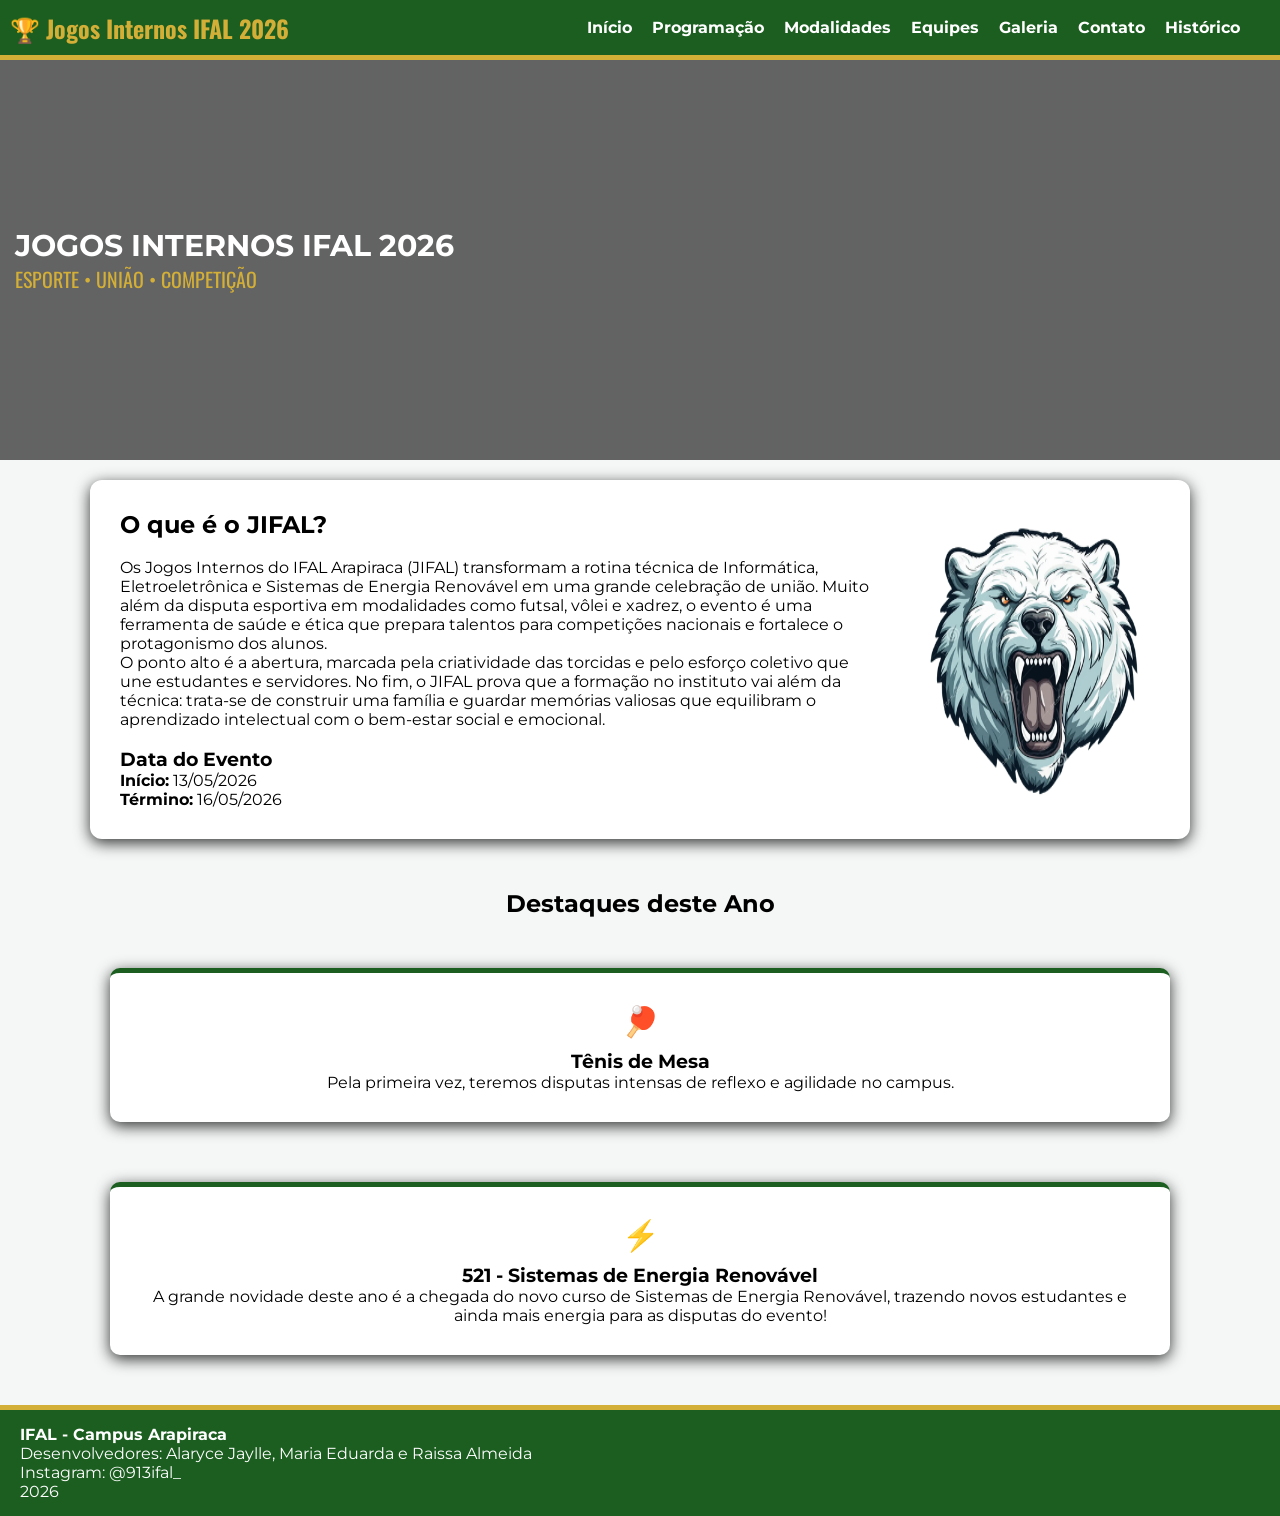
<file: index.html>
<!DOCTYPE html>
<html lang="pt-BR">
<head>
    <meta charset="UTF-8">
    <meta name="viewport" content="width=device-width, initial-scale=1.0">
    <title>Jogos Internos IFAL 2026</title>

    <!--Conecção com style-->
    <link rel="stylesheet" href="style_index.css">

    <!--Fontes-->
    <link rel="preconnect" href="https://fonts.googleapis.com">
    <link rel="preconnect" href="https://fonts.gstatic.com" crossorigin>
    <link href="https://fonts.googleapis.com/css2?family=Montserrat:wght@400;700&family=Oswald:wght@600&display=swap" rel="stylesheet">
</head>
<body>
    <header class="cabecalho">
        <div class="logo">🏆 Jogos Internos IFAL 2026</div>        

        <!--Barra de navegação entre as telas-->
        <nav class="menu">
            <a href="index.html">Início</a>
            <a href="programacao.html">Programação</a>
            <a href="modalidades.html">Modalidades</a>
            <a href="equipes.html">Equipes</a>
            <a href="galeria.html">Galeria</a>
            <a href="contato.html">Contato</a>
            <a href="historico.html">Histórico</a>
        </nav>
    </header>

    <!--Seção que apresenta a imagem de abertura-->
    <section class="banner" id="Home">
        <h1>JOGOS INTERNOS IFAL 2026</h1>
        <p>ESPORTE • UNIÃO • COMPETIÇÃO</p>
    </section>

    <!--Conteúdo central da página-->
    <main class="main-content">        

        <!--Conteúdo independente-->
        <article class="resumo" id="resumo">
            <div class="texto">
                <h2>O que é o JIFAL?</h2>         
                <br>       
                <p>
                    Os Jogos Internos do IFAL Arapiraca (JIFAL) transformam a rotina técnica de Informática, 
                    Eletroeletrônica e Sistemas de Energia Renovável em uma grande celebração de união. Muito além da disputa esportiva em modalidades 
                    como futsal, vôlei e xadrez, o evento é uma ferramenta de saúde e ética que prepara talentos para competições 
                    nacionais e fortalece o protagonismo dos alunos.
                </p>
                <p>
                    O ponto alto é a abertura, marcada pela criatividade das torcidas e pelo esforço coletivo que une estudantes e servidores. 
                    No fim, o JIFAL prova que a formação no instituto vai além da técnica: trata-se de construir uma família e guardar memórias 
                    valiosas que equilibram o aprendizado intelectual com o bem-estar social e emocional.
                </p>

                <br>
                <h3>Data do Evento</h3>
                <p><strong>Início:</strong> 13/05/2026</p>
                <p><strong>Término:</strong> 16/05/2026</p> 
            </div>                        
            
            <!--Imagem armazenada na pasta 'imagens'-->
            <img src="imagens/urso.png"> 
        </article>              

        <!--Seção destinada as novidades-->
        <section id="destaques">
            <h2 class="titulo-sessao">Destaques deste Ano</h2>
            <div class="destaques-container">
                <div class="destaque-card">                    
                    <h3><span class="icon">🏓</span> Tênis de Mesa</h3> <!--'span': estilização isolada do ícone-->
                    <p>Pela primeira vez, teremos disputas intensas de reflexo e agilidade no campus.</p>
                </div>
                <div class="destaque-card equipe">                    
                    <h3><span class="icon">⚡</span> 521 - Sistemas de Energia Renovável</h3>
                    <p>A grande novidade deste ano é a chegada do novo curso de Sistemas de Energia Renovável, trazendo novos estudantes e ainda mais energia para as disputas do evento!</p>
                </div>
            </div>
        </section>
    </main-class>    

    <footer class="footer"> 
        <p><strong>IFAL - Campus Arapiraca</strong></p>   
        <p>Desenvolvedores: Alaryce Jaylle, Maria Eduarda e Raissa Almeida</p>                        
        <p>Instagram: @913ifal_</p>   
        <p>2026</p>                                  
    </footer>
</body>
</html>
</file>
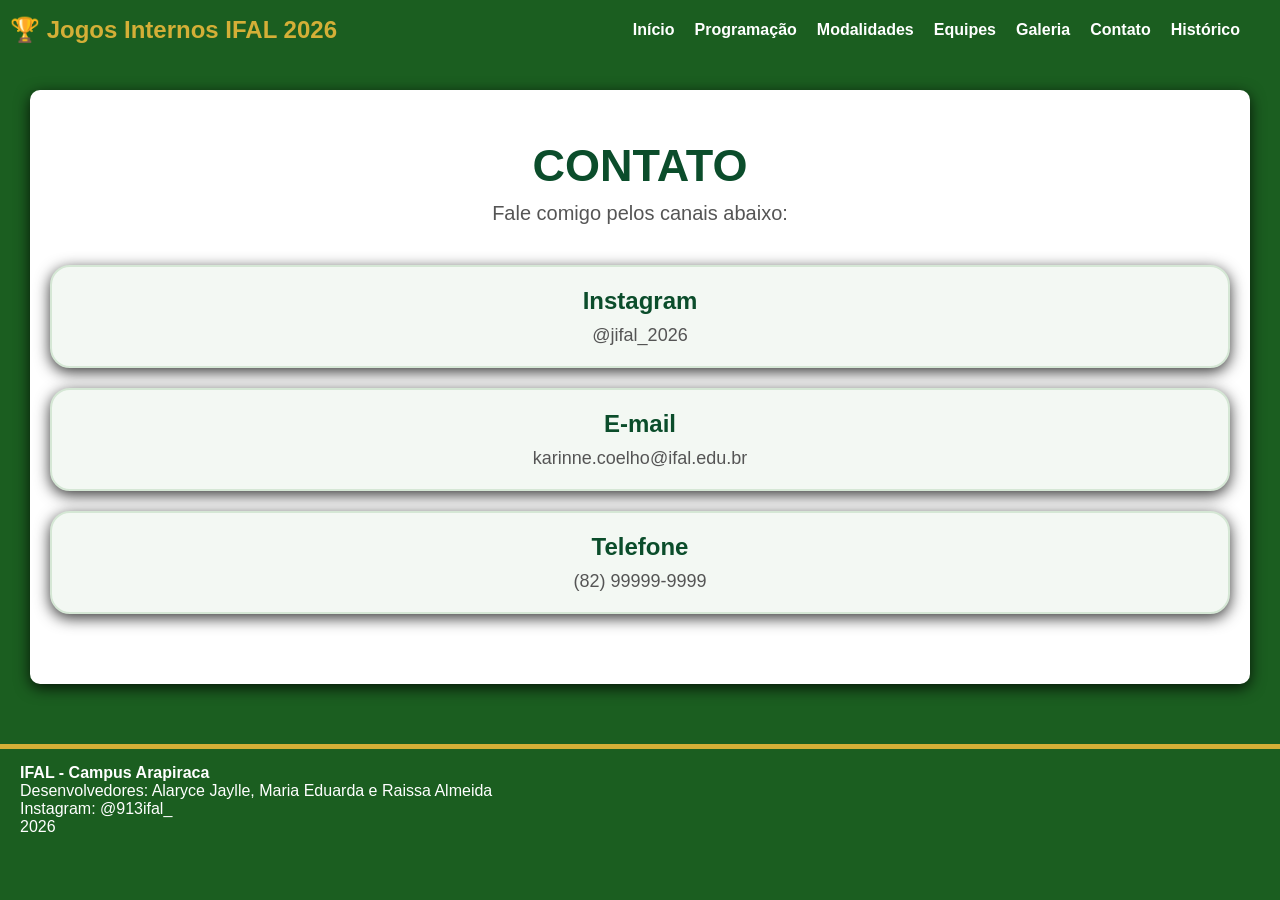
<file: contato.html>
<!DOCTYPE html>
<html lang="pt-br">
<head>
    <meta charset="UTF-8">
    <meta name="viewport" content="width=device-width, initial-scale=1.0">
    <title>Tela de Contato</title>
    
    <link rel="stylesheet" href="style_contato.css">
    <link rel="stylesheet" href="style_index.css"> 
    <link rel="stylesheet" href="style_modalidades.css">
</head>

<body>
    <header class="cabecalho_m">
        <div class="logo_m">🏆 Jogos Internos IFAL 2026</div>        
        
        <!--Barra de navegação entre as telas-->
        <nav class="menu_m">
            <a href="index.html">Início</a>
            <a href="programacao.html">Programação</a>
            <a href="modalidades.html">Modalidades</a>
            <a href="equipes.html">Equipes</a>
            <a href="galeria.html">Galeria</a>
            <a href="contato.html">Contato</a>
            <a href="historico.html">Histórico</a>
        </nav>
    </header>

    <main class="main-content">
        <div class="container">

            <h1>CONTATO</h1>

            <p class="texto">
                Fale comigo pelos canais abaixo:
            </p>

            <div class="contato">
                <h2>Instagram</h2>
                <p>@jifal_2026</p>
            </div>

            <div class="contato">
                <h2>E-mail</h2>
                <p>karinne.coelho@ifal.edu.br</p>
            </div>

            <div class="contato">
                <h2>Telefone</h2>
                <p>(82) 99999-9999</p>
            </div>
        </div>
    </main>
    
    <footer class="footer"> 
        <p><strong>IFAL - Campus Arapiraca</strong></p>   
        <p>Desenvolvedores: Alaryce Jaylle, Maria Eduarda e Raissa Almeida</p>                        
        <p>Instagram: @913ifal_</p>   
        <p>2026</p>                                  
    </footer>
</body>
</html>
</file>
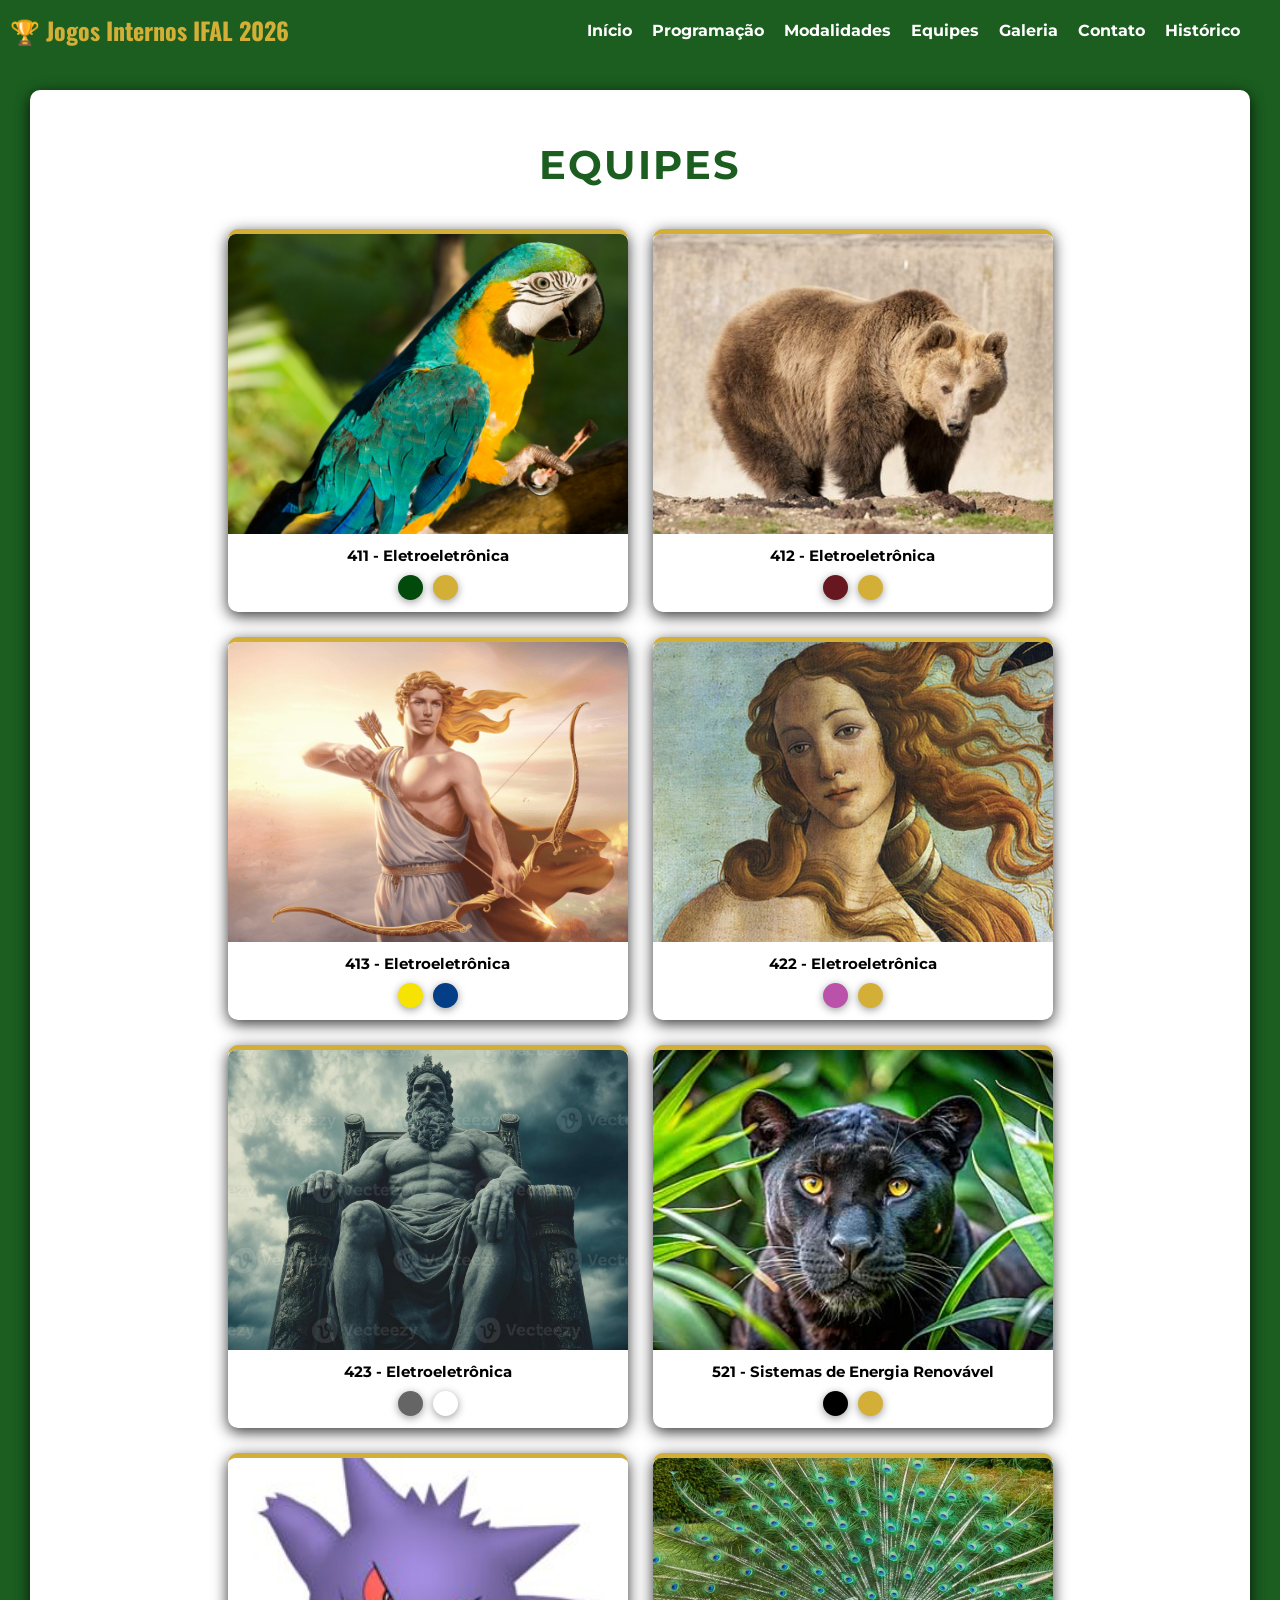
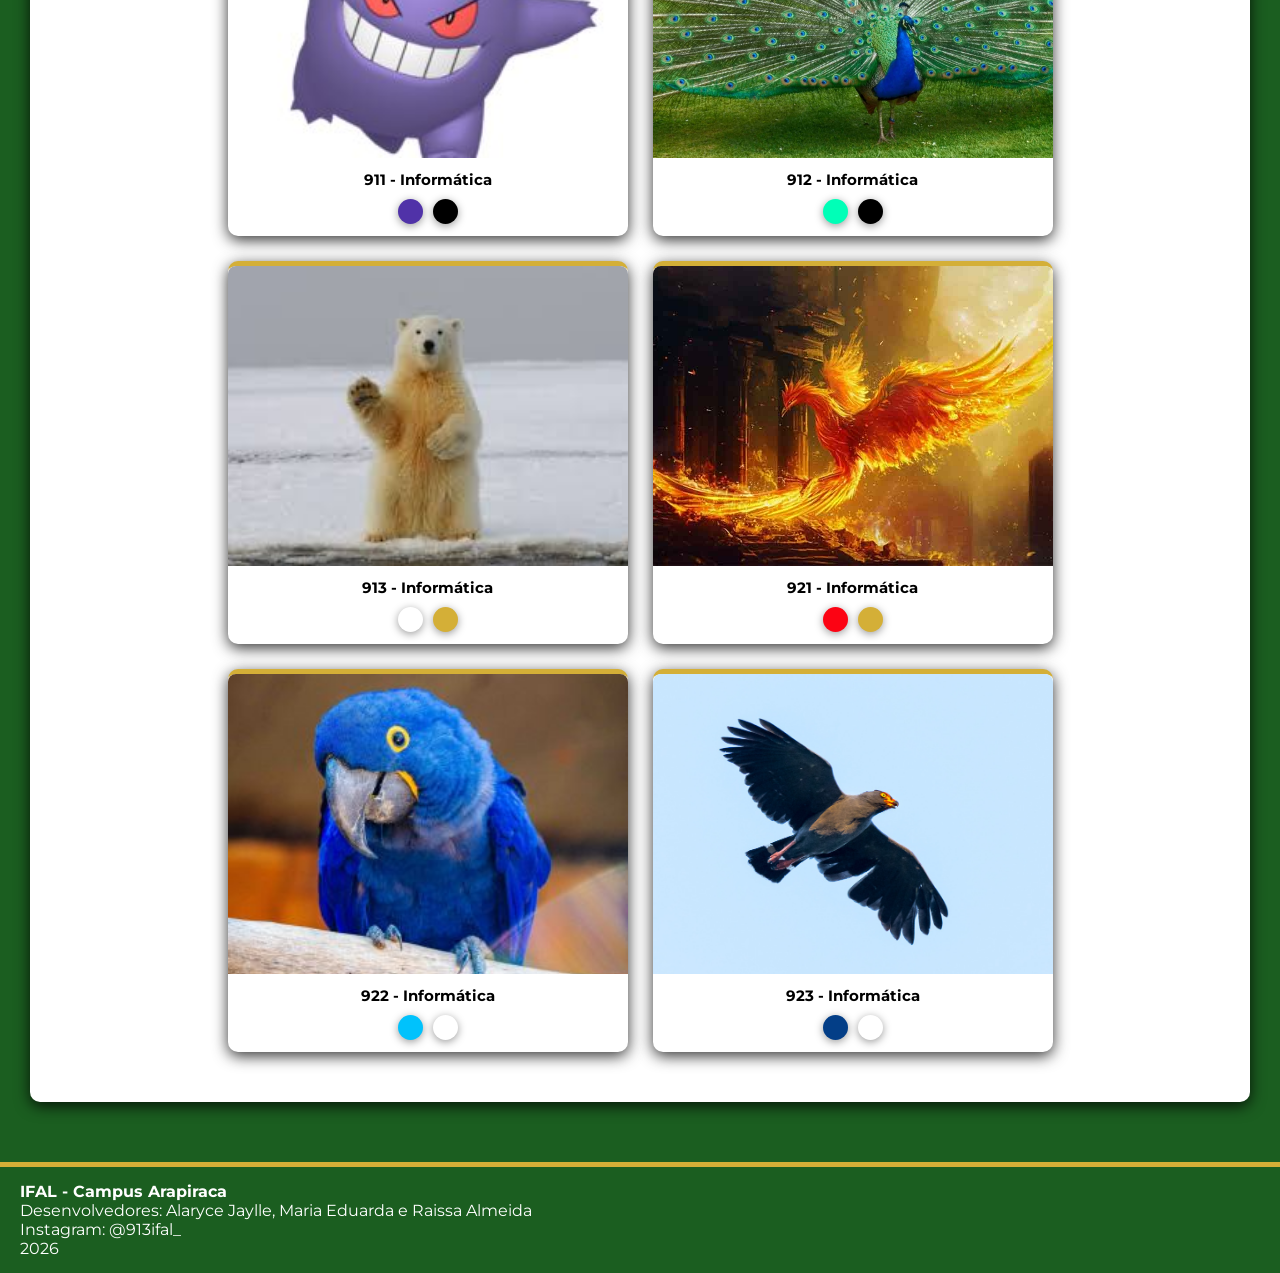
<file: equipes.html>
<!DOCTYPE html>
<html lang="en">
<head>
    <meta charset="UTF-8">
    <meta name="viewport" content="width=device-width, initial-scale=1.0">
    <title>Jogos Internos IFAL 2026</title>

    <!--Conecção com style-->
    <link rel="stylesheet" href="style_index.css">
    <link rel="stylesheet" href="style_modalidades.css"> 
    <link rel="stylesheet" href="style_equipes.css">

    <!--Fontes-->
    <link rel="preconnect" href="https://fonts.googleapis.com">
    <link rel="preconnect" href="https://fonts.gstatic.com" crossorigin>
    <link href="https://fonts.googleapis.com/css2?family=Montserrat:wght@400;700&family=Oswald:wght@600&display=swap" rel="stylesheet">
</head>
<body>
    <header class="cabecalho_m">
        <div class="logo_m">🏆 Jogos Internos IFAL 2026</div>        
        
        <!--Barra de navegação entre as telas-->
        <nav class="menu_m">
            <a href="index.html">Início</a>
            <a href="programacao.html">Programação</a>
            <a href="modalidades.html">Modalidades</a>
            <a href="equipes.html">Equipes</a>
            <a href="galeria.html">Galeria</a>
            <a href="contato.html">Contato</a>
            <a href="historico.html">Histórico</a>
        </nav>
    </header>

    <!--Conteúdo central da página-->
    <main class="container">
        <h1 class="titulo">EQUIPES</h1>

        <div class="grade-equipes">

            <div class="card">
                <div class="card-header">
                    <img src="imagens/411.jpg" class="mascote">
                </div>
                <div class="card-equipe">
                    <h3>411 - Eletroeletrônica</h3>
                    <div class="cores">
                        <span class="circulo-cor" style="background-color: #014a0c;"></span>
                        <span class="circulo-cor" style="background-color: #d4af37;"></span>
                    </div>                                             
                </div>                                    
            </div>

            <div class="card">
                <div class="card-header">
                    <img src="imagens/412.jpg" class="mascote">
                </div>
                <div class="card-equipe">
                    <h3>412 - Eletroeletrônica</h3>
                    <div class="cores">
                        <span class="circulo-cor" style="background-color: #671720;"></span>
                        <span class="circulo-cor" style="background-color: #d4af37;"></span>                        
                    </div>
                </div>                                    
            </div>

            <div class="card">
                <div class="card-header">
                    <img src="imagens/413.png" class="mascote">
                </div>
                <div class="card-equipe">
                    <h3>413 - Eletroeletrônica</h3>
                    <div class="cores">
                        <span class="circulo-cor" style="background-color: #f7e302;"></span>
                        <span class="circulo-cor" style="background-color: #033e87;"></span>                        
                    </div>
                </div>                                    
            </div>            

            <div class="card">
                <div class="card-header">
                    <img src="imagens/422.jpg" class="mascote">
                </div>
                <div class="card-equipe">
                    <h3>422 - Eletroeletrônica</h3>
                    <div class="cores">
                        <span class="circulo-cor" style="background-color: #ba52aa;"></span>
                        <span class="circulo-cor" style="background-color: #d4af37;"></span>                        
                    </div>
                </div>                                    
            </div>

            <div class="card">
                <div class="card-header">
                    <img src="imagens/423.png" class="mascote">
                </div>
                <div class="card-equipe">
                    <h3>423 - Eletroeletrônica</h3>
                    <div class="cores">
                        <span class="circulo-cor" style="background-color: #666566;"></span>
                        <span class="circulo-cor" style="background-color: white;"></span>                        
                    </div>
                </div>                                    
            </div>

            <div class="card">
                <div class="card-header">
                    <img src="imagens/521.jpg" class="mascote">
                </div>
                <div class="card-equipe">
                    <h3>521 - Sistemas de Energia Renovável</h3>
                    <div class="cores">
                        <span class="circulo-cor" style="background-color: black;"></span>
                        <span class="circulo-cor" style="background-color: #d4af37;"></span>                        
                    </div>
                </div>                                    
            </div>

            <div class="card">
                <div class="card-header">
                    <img src="imagens/911.jpg" class="mascote">
                </div>
                <div class="card-equipe">
                    <h3>911 - Informática</h3>
                    <div class="cores">
                        <span class="circulo-cor" style="background-color: #5032a8;"></span>
                        <span class="circulo-cor" style="background-color: black;"></span>                        
                    </div>
                </div>                                    
            </div>

            <div class="card">
                <div class="card-header">
                    <img src="imagens/912.jpg" class="mascote">
                </div>
                <div class="card-equipe">
                    <h3>912 - Informática</h3>
                    <div class="cores">
                        <span class="circulo-cor" style="background-color: #00ffb7;"></span>
                        <span class="circulo-cor" style="background-color: black;"></span>                        
                    </div>
                </div>                                    
            </div>

            <div class="card">
                <div class="card-header">
                    <img src="imagens/913.jpg" class="mascote">
                </div>
                <div class="card-equipe">
                    <h3>913 - Informática</h3>
                    <div class="cores">
                        <span class="circulo-cor" style="background-color: white;"></span>
                        <span class="circulo-cor" style="background-color: #d4af37;"></span>                        
                    </div>
                </div>                                    
            </div>

            <div class="card">
                <div class="card-header">
                    <img src="imagens/921.jpg" class="mascote">
                </div>
                <div class="card-equipe">
                    <h3>921 - Informática</h3>
                    <div class="cores">
                        <span class="circulo-cor" style="background-color: #fc0313;"></span>
                        <span class="circulo-cor" style="background-color: #d4af37;"></span>                        
                    </div>
                </div>                                    
            </div>

            <div class="card">
                <div class="card-header">
                    <img src="imagens/922.jpg" class="mascote">
                </div>
                <div class="card-equipe">
                    <h3>922 - Informática</h3>
                    <div class="cores">
                        <span class="circulo-cor" style="background-color: #00c2fc;"></span>
                        <span class="circulo-cor" style="background-color: white;"></span>                        
                    </div>
                </div>                                    
            </div>

            <div class="card">
                <div class="card-header">
                    <img src="imagens/923.jpg" class="mascote">
                </div>
                <div class="card-equipe">
                    <h3>923 - Informática</h3>
                    <div class="cores">
                        <span class="circulo-cor" style="background-color: #033e87;"></span>
                        <span class="circulo-cor" style="background-color: white;"></span>                        
                    </div>
                </div>                                    
            </div>
        </div>
    </main>

    <footer class="footer"> 
        <p><strong>IFAL - Campus Arapiraca</strong></p>   
        <p>Desenvolvedores: Alaryce Jaylle, Maria Eduarda e Raissa Almeida</p>                        
        <p>Instagram: @913ifal_</p>   
        <p>2026</p>                                  
    </footer>
</body>
</html>
</file>
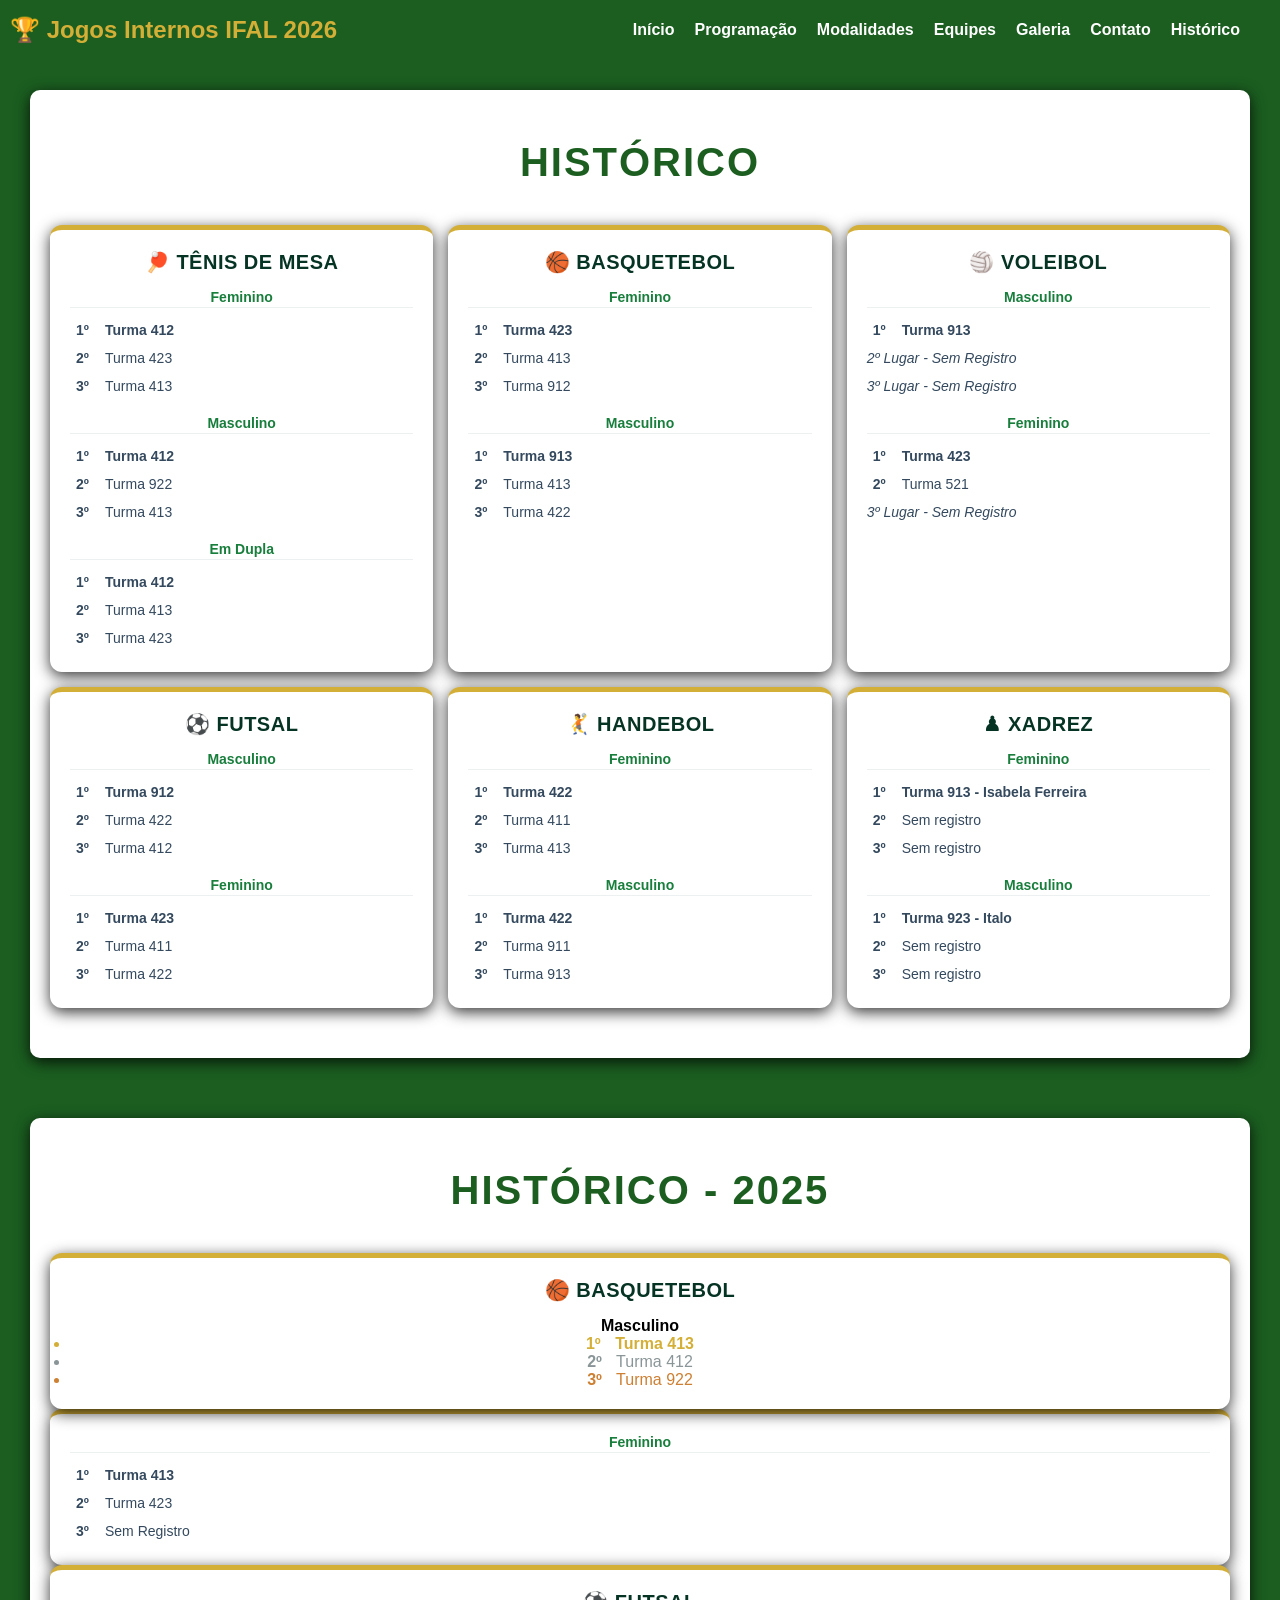
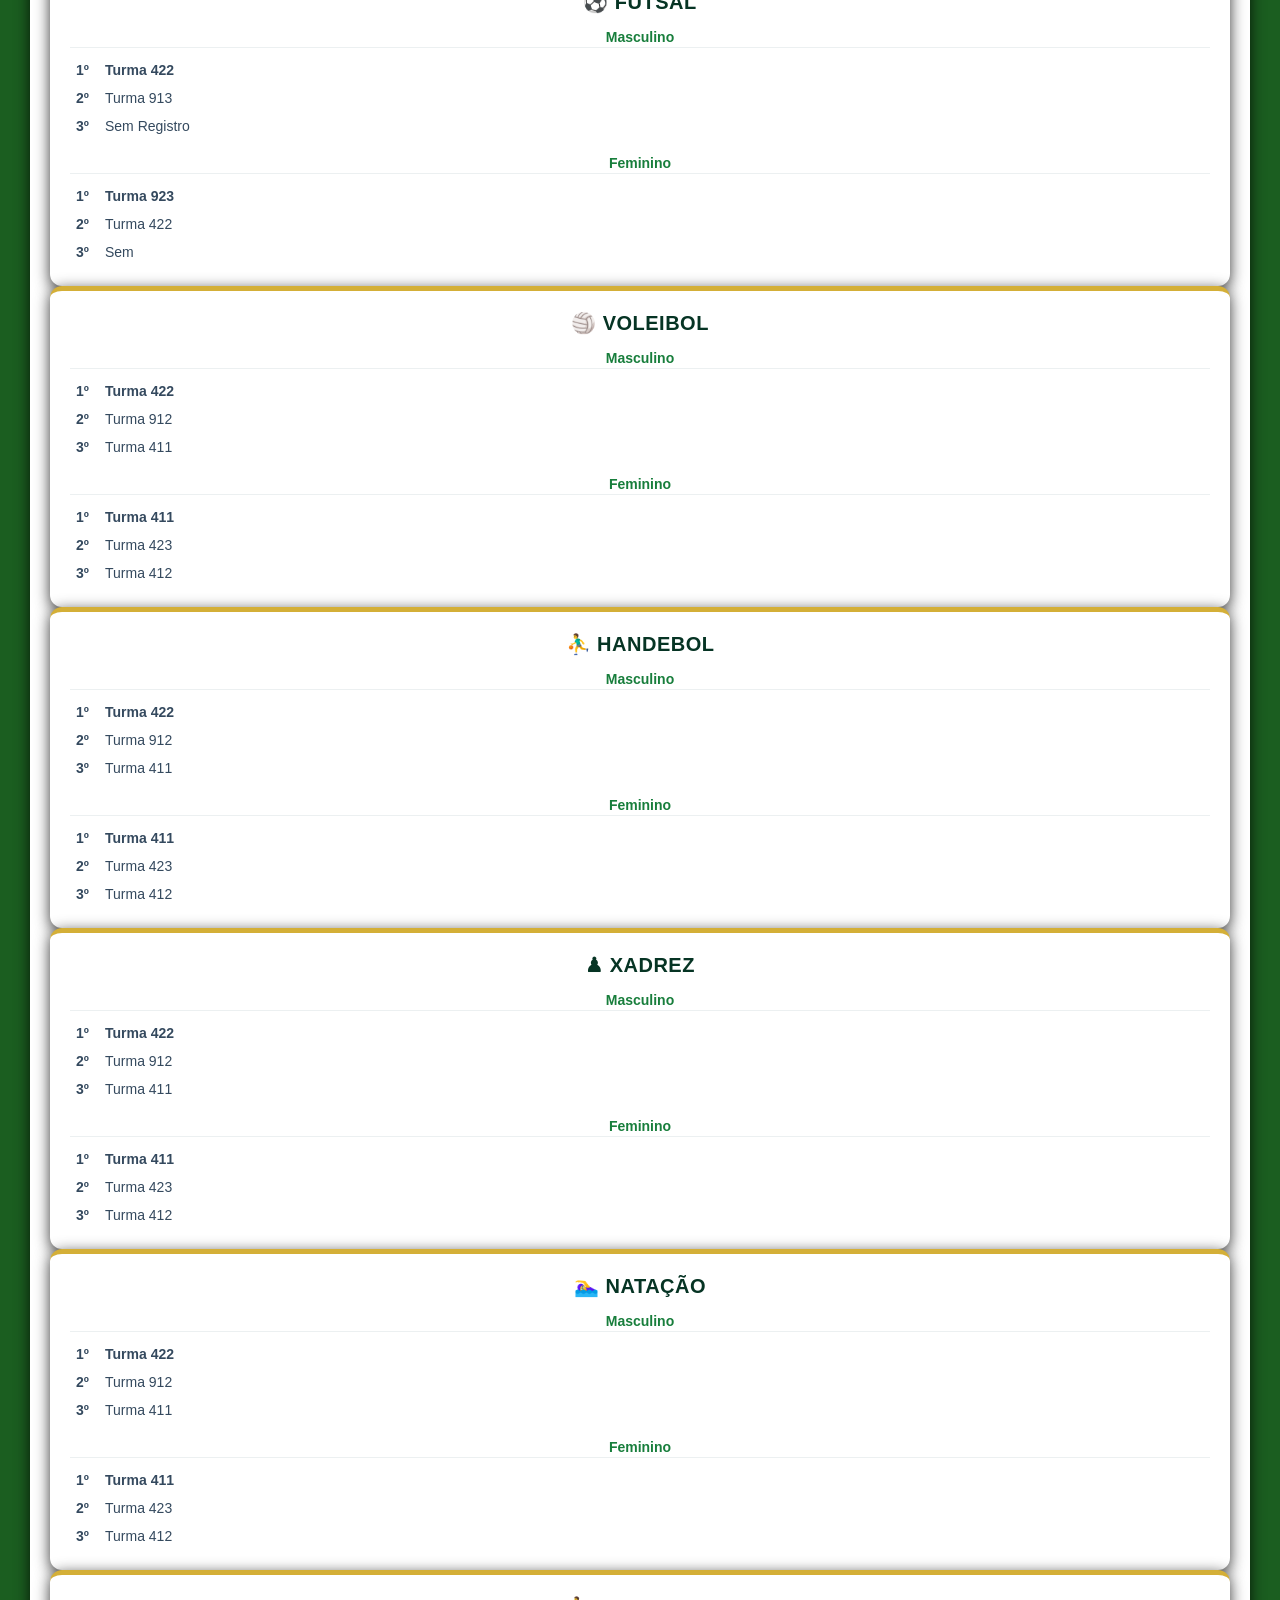
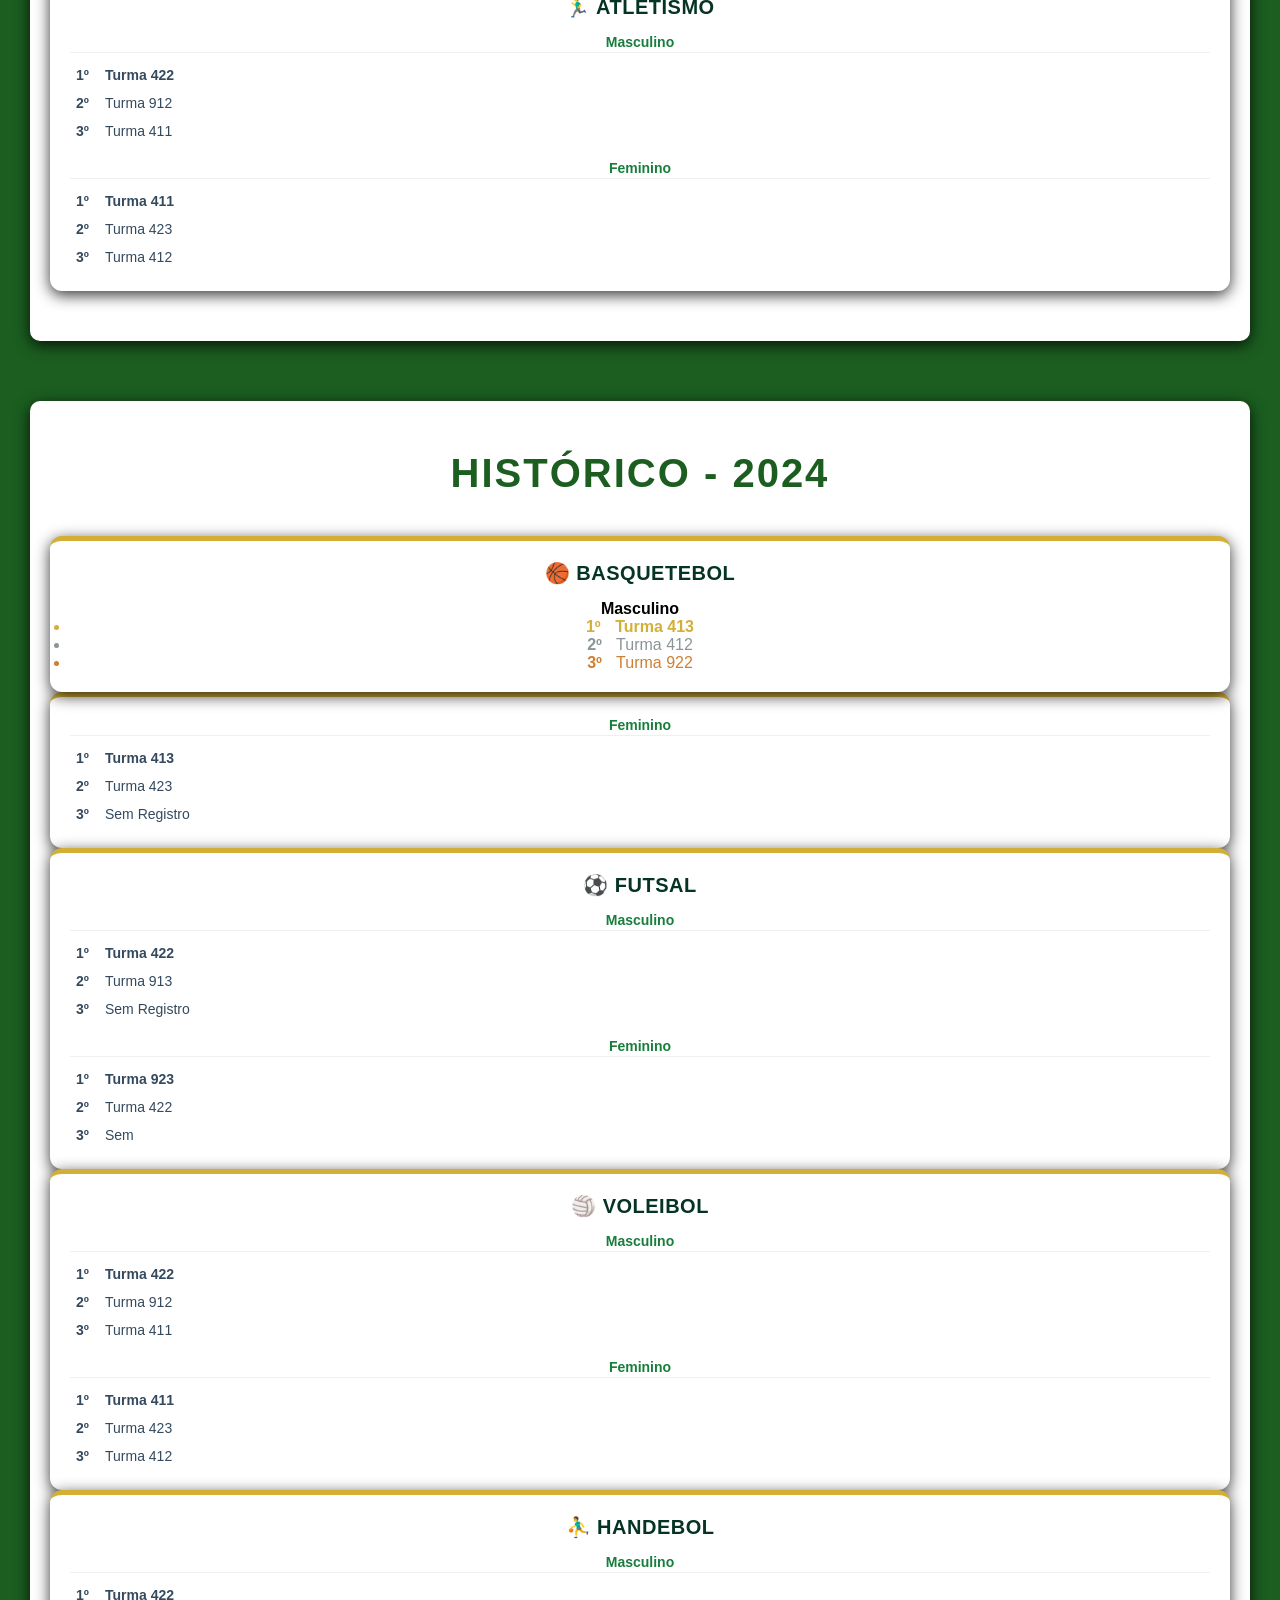
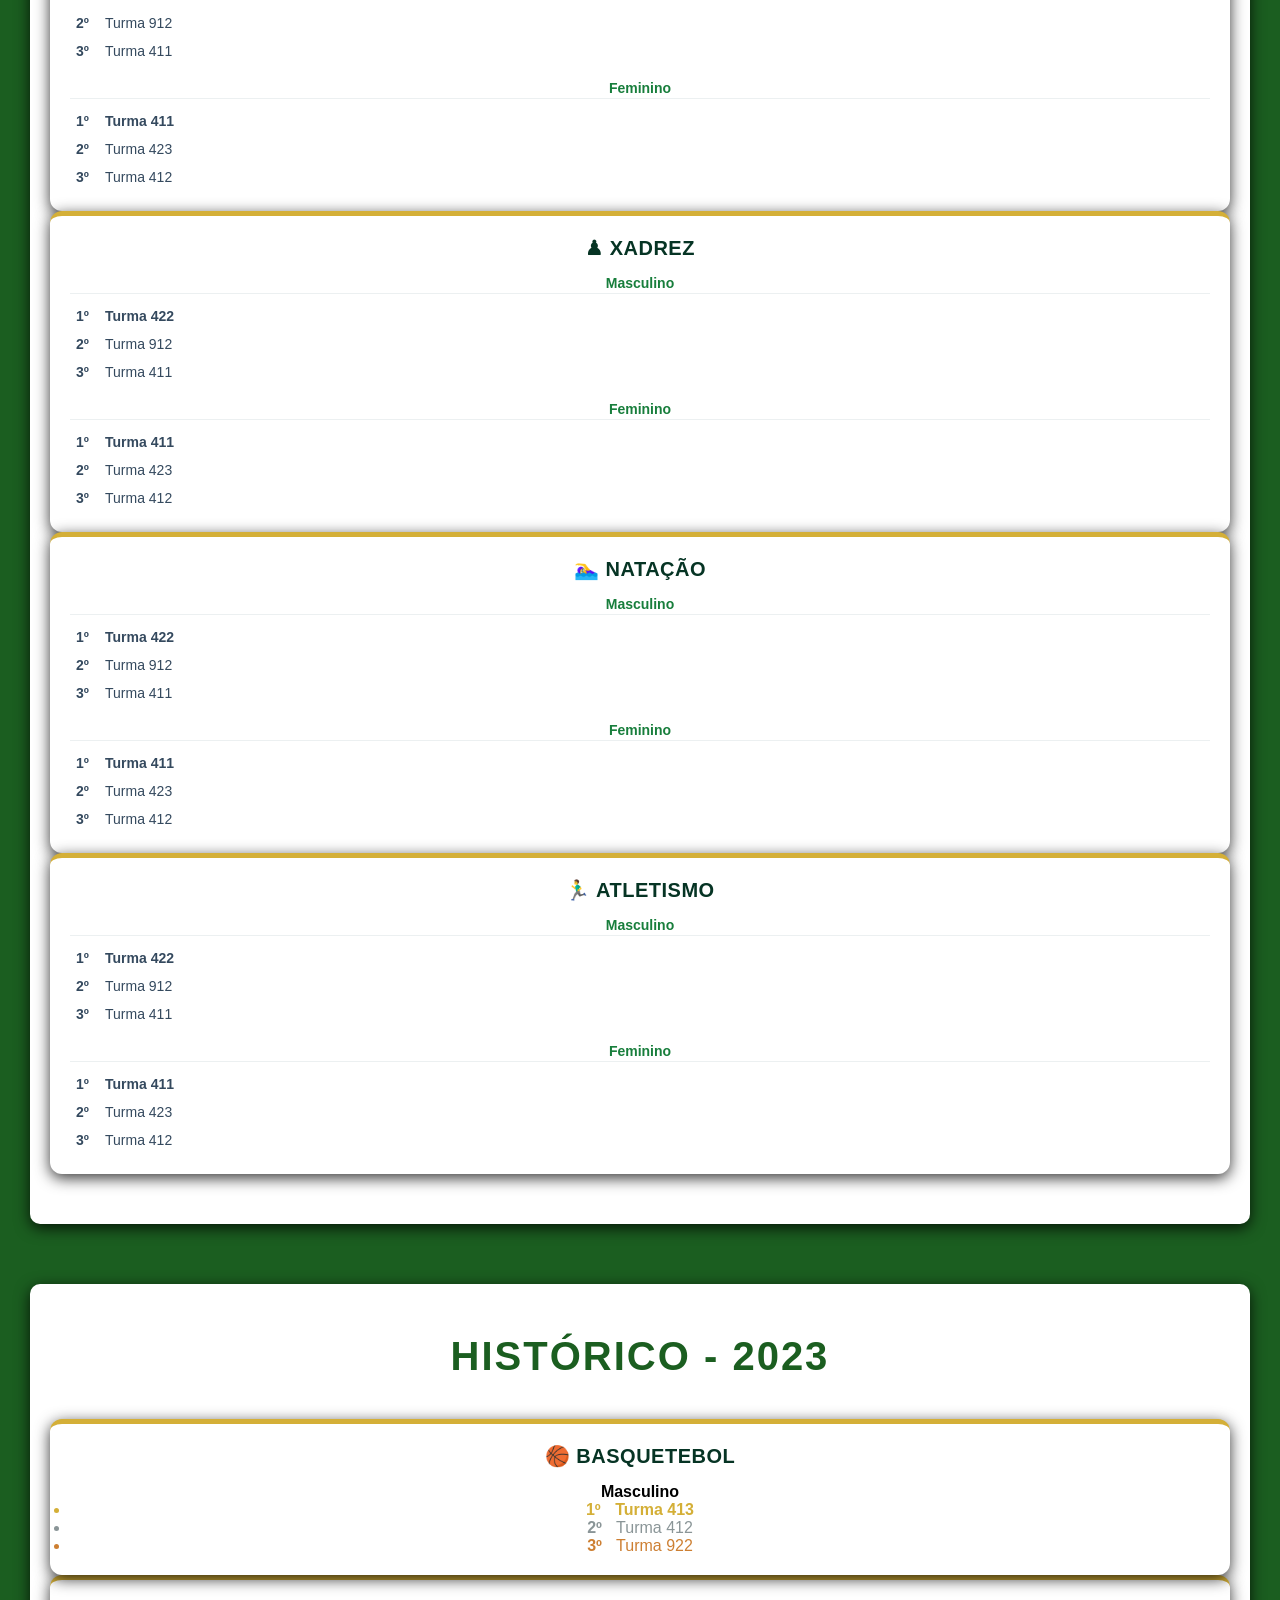
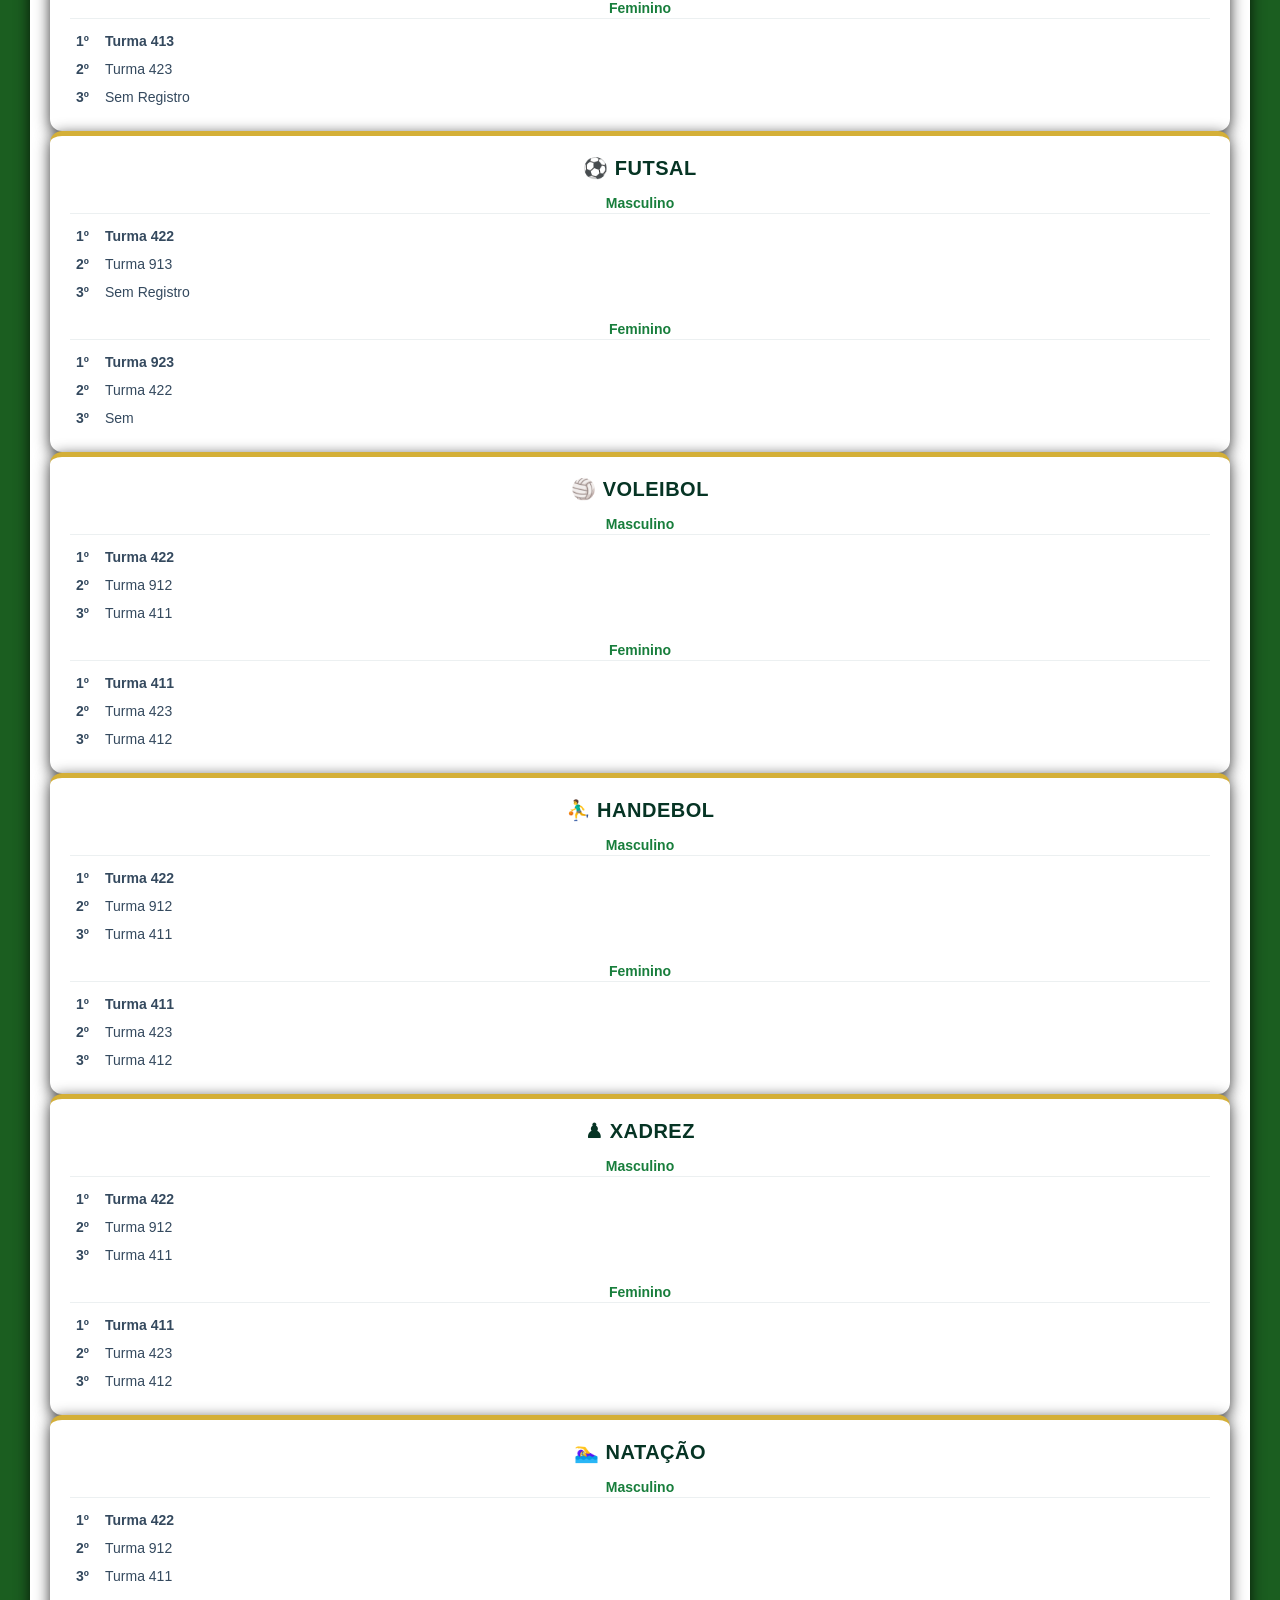
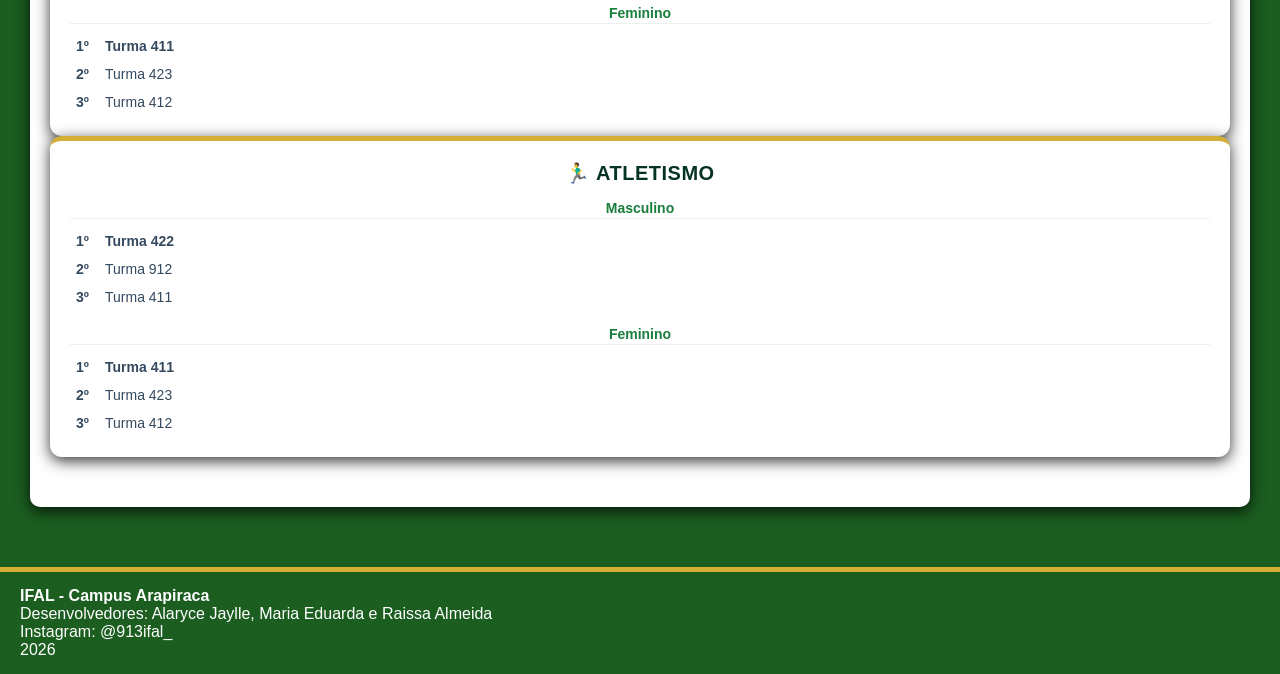
<file: historico.html>
<!DOCTYPE html>
<html lang="pt-BR">
<head>
    <meta charset="UTF-8">
    <meta name="viewport" content="width=device-width, initial-scale=1.0">
    <title>Histórico dos Jogos Internos</title>

    <link rel="stylesheet" href="historico.css">
    <link rel="stylesheet" href="style_index.css">
    <link rel="stylesheet" href="style_modalidades.css">
</head>
<body>
    <header class="cabecalho_m">
        <div class="logo_m">🏆 Jogos Internos IFAL 2026</div>        
        
        <!--Barra de navegação entre as telas-->
        <nav class="menu_m">
            <a href="index.html">Início</a>
            <a href="programacao.html">Programação</a>
            <a href="modalidades.html">Modalidades</a>
            <a href="equipes.html">Equipes</a>
            <a href="galeria.html">Galeria</a>
            <a href="contato.html">Contato</a>
            <a href="historico.html">Histórico</a>
        </nav>
    </header>


    <section class="historico-container">
        <h2 class="titulo-seccao">HISTÓRICO</h2>
        
        <div class="cards-grid-flex">

            <div class="card-modalidade">
                <h3>🏓 Tênis de Mesa</h3>
                
                <div class="sub-categoria">
                    <h4>Feminino</h4>
                    <ul>
                        <li class="ouro"><span class="posicao">1º</span> Turma 412</li>
                        <li class="prata"><span class="posicao">2º</span> Turma 423</li>
                        <li class="bronze"><span class="posicao">3º</span> Turma 413</li>
                    </ul>
                </div>

                <div class="sub-categoria">
                    <h4>Masculino</h4>
                    <ul>
                        <li class="ouro"><span class="posicao">1º</span> Turma 412</li>
                        <li class="prata"><span class="posicao">2º</span> Turma 922</li>
                        <li class="bronze"><span class="posicao">3º</span> Turma 413</li>
                    </ul>
                </div>

                <div class="sub-categoria">
                    <h4>Em Dupla</h4>
                    <ul>
                        <li class="ouro"><span class="posicao">1º</span> Turma 412</li>
                        <li class="prata"><span class="posicao">2º</span> Turma 413</li>
                        <li class="bronze"><span class="posicao">3º</span> Turma 423</li>
                    </ul>
                </div>
            </div>

            <div class="card-modalidade">
                <h3>🏀 Basquetebol</h3>
                
                <div class="sub-categoria">
                    <h4>Feminino</h4>
                    <ul>
                        <li class="ouro"><span class="posicao">1º</span> Turma 423</li>
                        <li class="prata"><span class="posicao">2º</span> Turma 413</li>
                        <li class="bronze"><span class="posicao">3º</span> Turma 912</li>
                    </ul>
                </div>

                <div class="sub-categoria">
                    <h4>Masculino</h4>
                    <ul>
                        <li class="ouro"><span class="posicao">1º</span> Turma 913</li>
                        <li class="prata"><span class="posicao">2º</span> Turma 413</li>
                        <li class="bronze"><span class="posicao">3º</span> Turma 422</li>
                    </ul>
                </div>
            </div>

            <div class="card-modalidade">
                <h3>🏐 Voleibol</h3>
                
                <div class="sub-categoria">
                    <h4>Masculino</h4>
                    <ul>
                        <li class="ouro"><span class="posicao">1º</span> Turma 913</li>
                        <li class="sem-podio">2º Lugar - Sem Registro</li>
                        <li class="sem-podio">3º Lugar - Sem Registro</li>
                    </ul>
                </div>

                <div class="sub-categoria">
                    <h4>Feminino</h4>
                    <ul>
                        <li class="ouro"><span class="posicao">1º</span> Turma 423</li>
                        <li class="prata"><span class="posicao">2º</span> Turma 521</li>
                        <li class="sem-podio">3º Lugar - Sem Registro</li>
                    </ul>
                </div>
            </div>

            <div class="card-modalidade">
                <h3>⚽ Futsal</h3>
                
                <div class="sub-categoria">
                    <h4>Masculino</h4>
                    <ul>
                        <li class="ouro"><span class="posicao">1º</span> Turma 912</li>
                        <li class="prata"><span class="posicao">2º</span> Turma 422</li>
                        <li class="bronze"><span class="posicao">3º</span> Turma 412</li>
                    </ul>
                </div>

                <div class="sub-categoria">
                    <h4>Feminino</h4>
                    <ul>
                        <li class="ouro"><span class="posicao">1º</span> Turma 423</li>
                        <li class="prata"><span class="posicao">2º</span> Turma 411</li>
                        <li class="bronze"><span class="posicao">3º</span> Turma 422</li>
                    </ul>
                </div>
            </div>

            <div class="card-modalidade">
                <h3>🤾 Handebol</h3>
                
                <div class="sub-categoria">
                    <h4>Feminino</h4>
                    <ul>
                        <li class="ouro"><span class="posicao">1º</span> Turma 422</li>
                        <li class="prata"><span class="posicao">2º</span> Turma 411</li>
                        <li class="bronze"><span class="posicao">3º</span> Turma 413</li>
                    </ul>
                </div>

                <div class="sub-categoria">
                    <h4>Masculino</h4>
                    <ul>
                        <li class="ouro"><span class="posicao">1º</span> Turma 422</li>
                        <li class="prata"><span class="posicao">2º</span> Turma 911</li>
                        <li class="bronze"><span class="posicao">3º</span> Turma 913</li>
                    </ul>
                </div>
            </div>

            <div class="card-modalidade">
                <h3>♟ Xadrez</h3>
                
                <div class="sub-categoria">
                    <h4>Feminino</h4>
                    <ul>
                        <li class="ouro"><span class="posicao">1º</span> Turma 913 -  Isabela Ferreira</li>
                        <li class="prata"><span class="posicao">2º</span> Sem registro</li>
                        <li class="bronze"><span class="posicao">3º</span> Sem registro</li>
                    </ul>
                </div>

                <div class="sub-categoria">
                    <h4>Masculino</h4>
                    <ul>
                        <li class="ouro"><span class="posicao">1º</span> Turma 923 - Italo</li>
                        <li class="prata"><span class="posicao">2º</span> Sem registro</li>
                        <li class="bronze"><span class="posicao">3º</span> Sem registro</li>
                    </ul>
                </div>
            </div>

        </div>
    </section>

    <section class="historico-container">
        <h2 class="titulo-seccao">HISTÓRICO - 2025</h2>
        
        <div class="cards-grid-flex">
            <div class="card-modalidade">
                <h3>🏀 Basquetebol</h3>
                    <h4>Masculino</h4>
                    <ul>
                        <li class="ouro"><span class="posicao">1º</span> Turma 413</li>
                        <li class="prata"><span class="posicao">2º</span> Turma 412</li>
                        <li class="bronze"><span class="posicao">3º</span> Turma 922</li>
                    </ul>
                </div>
            </div>

            <div class="card-modalidade">
                <div class="sub-categoria">
                    <h4>Feminino</h4>
                    <ul>
                        <li class="ouro"><span class="posicao">1º</span> Turma 413</li>
                        <li class="prata"><span class="posicao">2º</span> Turma 423</li>
                        <li class="bronze"><span class="posicao">3º</span> Sem Registro</li>
                    </ul>
                </div>
            </div>

            <div class="card-modalidade">
                <h3>⚽ Futsal</h3>
                <div class="sub-categoria">
                    <h4>Masculino</h4>
                    <ul>
                        <li class="ouro"><span class="posicao">1º</span> Turma 422</li>
                        <li class="prata"><span class="posicao">2º</span> Turma 913</li>
                        <li class="bronze"><span class="posicao">3º</span> Sem Registro</li>
                    </ul>
                </div>
                <div class="sub-categoria">
                    <h4>Feminino</h4>
                    <ul>
                        <li class="ouro"><span class="posicao">1º</span> Turma 923</li>
                        <li class="prata"><span class="posicao">2º</span> Turma 422</li>
                        <li class="bronze"><span class="posicao">3º</span> Sem</li>
                    </ul>
                </div>
            </div>

            <div class="card-modalidade">
                <h3>🏐 Voleibol</h3>
                <div class="sub-categoria">
                    <h4>Masculino</h4>
                    <ul>
                        <li class="ouro"><span class="posicao">1º</span> Turma 422</li>
                        <li class="prata"><span class="posicao">2º</span> Turma 912</li>
                        <li class="bronze"><span class="posicao">3º</span> Turma 411</li>
                    </ul>
                </div>
                <div class="sub-categoria">
                    <h4>Feminino</h4>
                    <ul>
                        <li class="ouro"><span class="posicao">1º</span> Turma 411</li>
                        <li class="prata"><span class="posicao">2º</span> Turma 423</li>
                        <li class="bronze"><span class="posicao">3º</span> Turma 412</li>
                    </ul>
                </div>
            </div>

            <div class="card-modalidade">
                <h3>⛹️‍♂️ Handebol</h3>
                <div class="sub-categoria">
                    <h4>Masculino</h4>
                    <ul>
                        <li class="ouro"><span class="posicao">1º</span> Turma 422</li>
                        <li class="prata"><span class="posicao">2º</span> Turma 912</li>
                        <li class="bronze"><span class="posicao">3º</span> Turma 411</li>
                    </ul>
                </div>
                <div class="sub-categoria">
                    <h4>Feminino</h4>
                    <ul>
                        <li class="ouro"><span class="posicao">1º</span> Turma 411</li>
                        <li class="prata"><span class="posicao">2º</span> Turma 423</li>
                        <li class="bronze"><span class="posicao">3º</span> Turma 412</li>
                    </ul>
                </div>
            </div>

            <div class="card-modalidade">
                <h3>♟ Xadrez</h3>
                <div class="sub-categoria">
                    <h4>Masculino</h4>
                    <ul>
                        <li class="ouro"><span class="posicao">1º</span> Turma 422</li>
                        <li class="prata"><span class="posicao">2º</span> Turma 912</li>
                        <li class="bronze"><span class="posicao">3º</span> Turma 411</li>
                    </ul>
                </div>
                <div class="sub-categoria">
                    <h4>Feminino</h4>
                    <ul>
                        <li class="ouro"><span class="posicao">1º</span> Turma 411</li>
                        <li class="prata"><span class="posicao">2º</span> Turma 423</li>
                        <li class="bronze"><span class="posicao">3º</span> Turma 412</li>
                    </ul>
                </div>
            </div>

            <div class="card-modalidade">
                <h3>🏊‍♀️ Natação</h3>
                <div class="sub-categoria">
                    <h4>Masculino</h4>
                    <ul>
                        <li class="ouro"><span class="posicao">1º</span> Turma 422</li>
                        <li class="prata"><span class="posicao">2º</span> Turma 912</li>
                        <li class="bronze"><span class="posicao">3º</span> Turma 411</li>
                    </ul>
                </div>
                <div class="sub-categoria">
                    <h4>Feminino</h4>
                    <ul>
                        <li class="ouro"><span class="posicao">1º</span> Turma 411</li>
                        <li class="prata"><span class="posicao">2º</span> Turma 423</li>
                        <li class="bronze"><span class="posicao">3º</span> Turma 412</li>
                    </ul>
                </div>
            </div>

            <div class="card-modalidade">
                <h3>🏃‍♂️ Atletismo</h3>
                <div class="sub-categoria">
                    <h4>Masculino</h4>
                    <ul>
                        <li class="ouro"><span class="posicao">1º</span> Turma 422</li>
                        <li class="prata"><span class="posicao">2º</span> Turma 912</li>
                        <li class="bronze"><span class="posicao">3º</span> Turma 411</li>
                    </ul>
                </div>
                <div class="sub-categoria">
                    <h4>Feminino</h4>
                    <ul>
                        <li class="ouro"><span class="posicao">1º</span> Turma 411</li>
                        <li class="prata"><span class="posicao">2º</span> Turma 423</li>
                        <li class="bronze"><span class="posicao">3º</span> Turma 412</li>
                    </ul>
                </div>
            </div>
        </div>
    </section>

    <section class="historico-container">
        <h2 class="titulo-seccao">HISTÓRICO - 2024</h2>
        
        <div class="cards-grid-flex">
            <div class="card-modalidade">
                <h3>🏀 Basquetebol</h3>
                    <h4>Masculino</h4>
                    <ul>
                        <li class="ouro"><span class="posicao">1º</span> Turma 413</li>
                        <li class="prata"><span class="posicao">2º</span> Turma 412</li>
                        <li class="bronze"><span class="posicao">3º</span> Turma 922</li>
                    </ul>
                </div>
            </div>

            <div class="card-modalidade">
                <div class="sub-categoria">
                    <h4>Feminino</h4>
                    <ul>
                        <li class="ouro"><span class="posicao">1º</span> Turma 413</li>
                        <li class="prata"><span class="posicao">2º</span> Turma 423</li>
                        <li class="bronze"><span class="posicao">3º</span> Sem Registro</li>
                    </ul>
                </div>
            </div>

            <div class="card-modalidade">
                <h3>⚽ Futsal</h3>
                <div class="sub-categoria">
                    <h4>Masculino</h4>
                    <ul>
                        <li class="ouro"><span class="posicao">1º</span> Turma 422</li>
                        <li class="prata"><span class="posicao">2º</span> Turma 913</li>
                        <li class="bronze"><span class="posicao">3º</span> Sem Registro</li>
                    </ul>
                </div>
                <div class="sub-categoria">
                    <h4>Feminino</h4>
                    <ul>
                        <li class="ouro"><span class="posicao">1º</span> Turma 923</li>
                        <li class="prata"><span class="posicao">2º</span> Turma 422</li>
                        <li class="bronze"><span class="posicao">3º</span> Sem</li>
                    </ul>
                </div>
            </div>

            <div class="card-modalidade">
                <h3>🏐 Voleibol</h3>
                <div class="sub-categoria">
                    <h4>Masculino</h4>
                    <ul>
                        <li class="ouro"><span class="posicao">1º</span> Turma 422</li>
                        <li class="prata"><span class="posicao">2º</span> Turma 912</li>
                        <li class="bronze"><span class="posicao">3º</span> Turma 411</li>
                    </ul>
                </div>
                <div class="sub-categoria">
                    <h4>Feminino</h4>
                    <ul>
                        <li class="ouro"><span class="posicao">1º</span> Turma 411</li>
                        <li class="prata"><span class="posicao">2º</span> Turma 423</li>
                        <li class="bronze"><span class="posicao">3º</span> Turma 412</li>
                    </ul>
                </div>
            </div>

            <div class="card-modalidade">
                <h3>⛹️‍♂️ Handebol</h3>
                <div class="sub-categoria">
                    <h4>Masculino</h4>
                    <ul>
                        <li class="ouro"><span class="posicao">1º</span> Turma 422</li>
                        <li class="prata"><span class="posicao">2º</span> Turma 912</li>
                        <li class="bronze"><span class="posicao">3º</span> Turma 411</li>
                    </ul>
                </div>
                <div class="sub-categoria">
                    <h4>Feminino</h4>
                    <ul>
                        <li class="ouro"><span class="posicao">1º</span> Turma 411</li>
                        <li class="prata"><span class="posicao">2º</span> Turma 423</li>
                        <li class="bronze"><span class="posicao">3º</span> Turma 412</li>
                    </ul>
                </div>
            </div>

            <div class="card-modalidade">
                <h3>♟ Xadrez</h3>
                <div class="sub-categoria">
                    <h4>Masculino</h4>
                    <ul>
                        <li class="ouro"><span class="posicao">1º</span> Turma 422</li>
                        <li class="prata"><span class="posicao">2º</span> Turma 912</li>
                        <li class="bronze"><span class="posicao">3º</span> Turma 411</li>
                    </ul>
                </div>
                <div class="sub-categoria">
                    <h4>Feminino</h4>
                    <ul>
                        <li class="ouro"><span class="posicao">1º</span> Turma 411</li>
                        <li class="prata"><span class="posicao">2º</span> Turma 423</li>
                        <li class="bronze"><span class="posicao">3º</span> Turma 412</li>
                    </ul>
                </div>
            </div>

            <div class="card-modalidade">
                <h3>🏊‍♀️ Natação</h3>
                <div class="sub-categoria">
                    <h4>Masculino</h4>
                    <ul>
                        <li class="ouro"><span class="posicao">1º</span> Turma 422</li>
                        <li class="prata"><span class="posicao">2º</span> Turma 912</li>
                        <li class="bronze"><span class="posicao">3º</span> Turma 411</li>
                    </ul>
                </div>
                <div class="sub-categoria">
                    <h4>Feminino</h4>
                    <ul>
                        <li class="ouro"><span class="posicao">1º</span> Turma 411</li>
                        <li class="prata"><span class="posicao">2º</span> Turma 423</li>
                        <li class="bronze"><span class="posicao">3º</span> Turma 412</li>
                    </ul>
                </div>
            </div>

            <div class="card-modalidade">
                <h3>🏃‍♂️ Atletismo</h3>
                <div class="sub-categoria">
                    <h4>Masculino</h4>
                    <ul>
                        <li class="ouro"><span class="posicao">1º</span> Turma 422</li>
                        <li class="prata"><span class="posicao">2º</span> Turma 912</li>
                        <li class="bronze"><span class="posicao">3º</span> Turma 411</li>
                    </ul>
                </div>
                <div class="sub-categoria">
                    <h4>Feminino</h4>
                    <ul>
                        <li class="ouro"><span class="posicao">1º</span> Turma 411</li>
                        <li class="prata"><span class="posicao">2º</span> Turma 423</li>
                        <li class="bronze"><span class="posicao">3º</span> Turma 412</li>
                    </ul>
                </div>
            </div>
        </div>
    </section>

    <section class="historico-container">
        <h2 class="titulo-seccao">HISTÓRICO - 2023</h2>
        
        <div class="cards-grid-flex">
            <div class="card-modalidade">
                <h3>🏀 Basquetebol</h3>
                    <h4>Masculino</h4>
                    <ul>
                        <li class="ouro"><span class="posicao">1º</span> Turma 413</li>
                        <li class="prata"><span class="posicao">2º</span> Turma 412</li>
                        <li class="bronze"><span class="posicao">3º</span> Turma 922</li>
                    </ul>
                </div>
            </div>

            <div class="card-modalidade">
                <div class="sub-categoria">
                    <h4>Feminino</h4>
                    <ul>
                        <li class="ouro"><span class="posicao">1º</span> Turma 413</li>
                        <li class="prata"><span class="posicao">2º</span> Turma 423</li>
                        <li class="bronze"><span class="posicao">3º</span> Sem Registro</li>
                    </ul>
                </div>
            </div>

            <div class="card-modalidade">
                <h3>⚽ Futsal</h3>
                <div class="sub-categoria">
                    <h4>Masculino</h4>
                    <ul>
                        <li class="ouro"><span class="posicao">1º</span> Turma 422</li>
                        <li class="prata"><span class="posicao">2º</span> Turma 913</li>
                        <li class="bronze"><span class="posicao">3º</span> Sem Registro</li>
                    </ul>
                </div>
                <div class="sub-categoria">
                    <h4>Feminino</h4>
                    <ul>
                        <li class="ouro"><span class="posicao">1º</span> Turma 923</li>
                        <li class="prata"><span class="posicao">2º</span> Turma 422</li>
                        <li class="bronze"><span class="posicao">3º</span> Sem</li>
                    </ul>
                </div>
            </div>

            <div class="card-modalidade">
                <h3>🏐 Voleibol</h3>
                <div class="sub-categoria">
                    <h4>Masculino</h4>
                    <ul>
                        <li class="ouro"><span class="posicao">1º</span> Turma 422</li>
                        <li class="prata"><span class="posicao">2º</span> Turma 912</li>
                        <li class="bronze"><span class="posicao">3º</span> Turma 411</li>
                    </ul>
                </div>
                <div class="sub-categoria">
                    <h4>Feminino</h4>
                    <ul>
                        <li class="ouro"><span class="posicao">1º</span> Turma 411</li>
                        <li class="prata"><span class="posicao">2º</span> Turma 423</li>
                        <li class="bronze"><span class="posicao">3º</span> Turma 412</li>
                    </ul>
                </div>
            </div>

            <div class="card-modalidade">
                <h3>⛹️‍♂️ Handebol</h3>
                <div class="sub-categoria">
                    <h4>Masculino</h4>
                    <ul>
                        <li class="ouro"><span class="posicao">1º</span> Turma 422</li>
                        <li class="prata"><span class="posicao">2º</span> Turma 912</li>
                        <li class="bronze"><span class="posicao">3º</span> Turma 411</li>
                    </ul>
                </div>
                <div class="sub-categoria">
                    <h4>Feminino</h4>
                    <ul>
                        <li class="ouro"><span class="posicao">1º</span> Turma 411</li>
                        <li class="prata"><span class="posicao">2º</span> Turma 423</li>
                        <li class="bronze"><span class="posicao">3º</span> Turma 412</li>
                    </ul>
                </div>
            </div>

            <div class="card-modalidade">
                <h3>♟ Xadrez</h3>
                <div class="sub-categoria">
                    <h4>Masculino</h4>
                    <ul>
                        <li class="ouro"><span class="posicao">1º</span> Turma 422</li>
                        <li class="prata"><span class="posicao">2º</span> Turma 912</li>
                        <li class="bronze"><span class="posicao">3º</span> Turma 411</li>
                    </ul>
                </div>
                <div class="sub-categoria">
                    <h4>Feminino</h4>
                    <ul>
                        <li class="ouro"><span class="posicao">1º</span> Turma 411</li>
                        <li class="prata"><span class="posicao">2º</span> Turma 423</li>
                        <li class="bronze"><span class="posicao">3º</span> Turma 412</li>
                    </ul>
                </div>
            </div>

            <div class="card-modalidade">
                <h3>🏊‍♀️ Natação</h3>
                <div class="sub-categoria">
                    <h4>Masculino</h4>
                    <ul>
                        <li class="ouro"><span class="posicao">1º</span> Turma 422</li>
                        <li class="prata"><span class="posicao">2º</span> Turma 912</li>
                        <li class="bronze"><span class="posicao">3º</span> Turma 411</li>
                    </ul>
                </div>
                <div class="sub-categoria">
                    <h4>Feminino</h4>
                    <ul>
                        <li class="ouro"><span class="posicao">1º</span> Turma 411</li>
                        <li class="prata"><span class="posicao">2º</span> Turma 423</li>
                        <li class="bronze"><span class="posicao">3º</span> Turma 412</li>
                    </ul>
                </div>
            </div>

            <div class="card-modalidade">
                <h3>🏃‍♂️ Atletismo</h3>
                <div class="sub-categoria">
                    <h4>Masculino</h4>
                    <ul>
                        <li class="ouro"><span class="posicao">1º</span> Turma 422</li>
                        <li class="prata"><span class="posicao">2º</span> Turma 912</li>
                        <li class="bronze"><span class="posicao">3º</span> Turma 411</li>
                    </ul>
                </div>
                <div class="sub-categoria">
                    <h4>Feminino</h4>
                    <ul>
                        <li class="ouro"><span class="posicao">1º</span> Turma 411</li>
                        <li class="prata"><span class="posicao">2º</span> Turma 423</li>
                        <li class="bronze"><span class="posicao">3º</span> Turma 412</li>
                    </ul>
                </div>
            </div>
        </div>
    </section>

    <footer class="footer"> 
        <p><strong>IFAL - Campus Arapiraca</strong></p>   
        <p>Desenvolvedores: Alaryce Jaylle, Maria Eduarda e Raissa Almeida</p>                        
        <p>Instagram: @913ifal_</p>   
        <p>2026</p>                                  
    </footer>
</body>
</html>
</file>
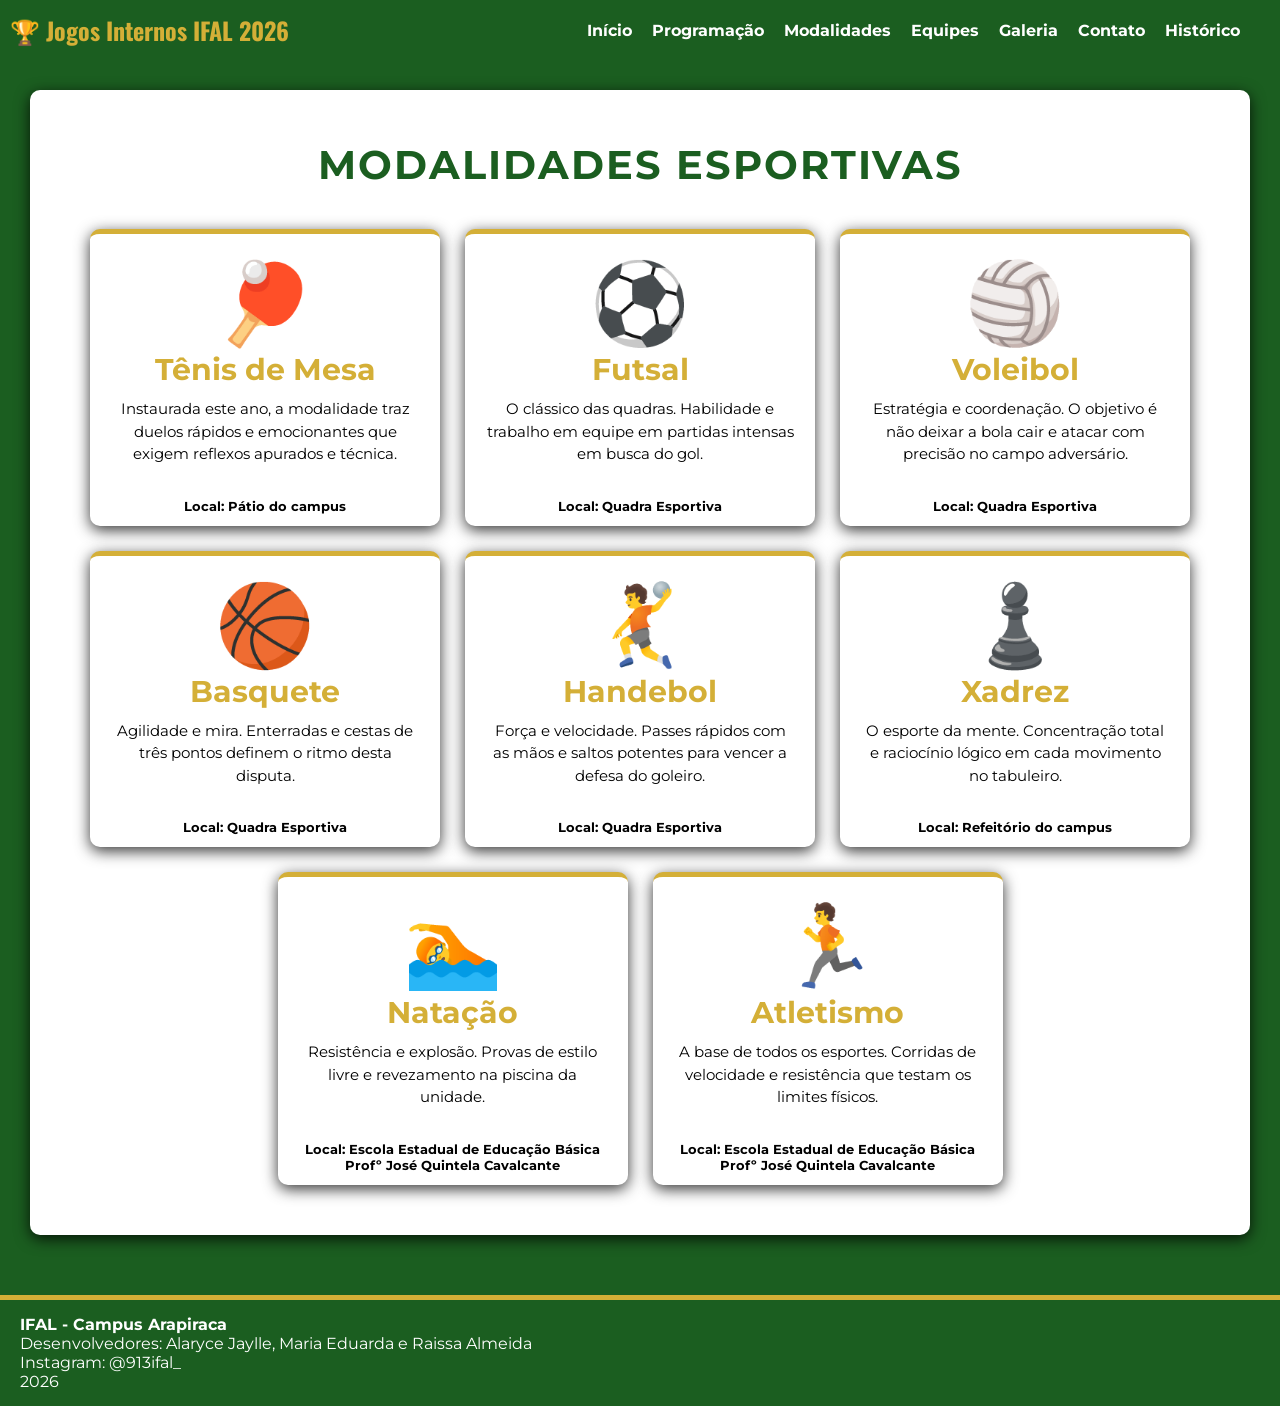
<file: modalidades.html>
<!DOCTYPE html>
<html lang="en">
<head>
    <meta charset="UTF-8">
    <meta name="viewport" content="width=device-width, initial-scale=1.0">
    <title>Jogos Internos IFAL 2026</title>

    <!--Conecção com style-->
    <link rel="stylesheet" href="style_index.css">
    <link rel="stylesheet" href="style_modalidades.css"> 

    <!--Fontes-->
    <link rel="preconnect" href="https://fonts.googleapis.com">
    <link rel="preconnect" href="https://fonts.gstatic.com" crossorigin>
    <link href="https://fonts.googleapis.com/css2?family=Montserrat:wght@400;700&family=Oswald:wght@600&display=swap" rel="stylesheet">
</head>
<body>
    <header class="cabecalho_m">
        <div class="logo_m">🏆 Jogos Internos IFAL 2026</div>        
        
        <!--Barra de navegação entre as telas-->
        <nav class="menu_m">
            <a href="index.html">Início</a>
            <a href="programacao.html">Programação</a>
            <a href="modalidades.html">Modalidades</a>
            <a href="equipes.html">Equipes</a>
            <a href="galeria.html">Galeria</a>
            <a href="contato.html">Contato</a>
            <a href="historico.html">Histórico</a>
        </nav>
    </header>

    <!--Conteúdo central da página-->
    <main class="container">
        <h1 class="titulo">MODALIDADES ESPORTIVAS</h1>

        <div class="grade-modalidades">
            <div class="card">
                <div class="card-header">
                    <span class="card-icon">🏓</span>
                    <div class="card-descricao">
                        <h3>Tênis de Mesa</h3>
                        <p>Instaurada este ano, a modalidade traz duelos rápidos e emocionantes que exigem reflexos apurados e técnica.</p>                        
                    </div>
                </div>
                <div class="card-footer">Local: Pátio do campus</div>
            </div>

            <div class="card">
                <div class="card-header">
                    <span class="card-icon">⚽</span>
                    <div class="card-descricao">
                        <h3>Futsal</h3>
                        <p>O clássico das quadras. Habilidade e trabalho em equipe em partidas intensas em busca do gol.</p>                        
                    </div>
                </div>
                <div class="card-footer">Local: Quadra Esportiva</div>
            </div>

            <div class="card">
                <div class="card-header">
                    <span class="card-icon">🏐</span>
                    <div class="card-descricao">
                        <h3>Voleibol</h3>
                        <p>Estratégia e coordenação. O objetivo é não deixar a bola cair e atacar com precisão no campo adversário.</p>                        
                    </div>
                </div>
                <div class="card-footer">Local: Quadra Esportiva</div>
            </div>

            <div class="card">
                <div class="card-header">
                    <span class="card-icon">🏀</span>
                    <div class="card-descricao">
                        <h3>Basquete</h3>
                        <p>Agilidade e mira. Enterradas e cestas de três pontos definem o ritmo desta disputa.</p>                        
                    </div>
                </div>
                <div class="card-footer">Local: Quadra Esportiva</div>
            </div>

            <div class="card">
                <div class="card-header">
                    <span class="card-icon">🤾</span>
                    <div class="card-descricao">
                        <h3>Handebol</h3>
                        <p>Força e velocidade. Passes rápidos com as mãos e saltos potentes para vencer a defesa do goleiro.</p>                        
                    </div>
                </div>
                <div class="card-footer">Local: Quadra Esportiva</div>
            </div>

            <div class="card">
                <div class="card-header">
                    <span class="card-icon">♟️</span>
                    <div class="card-descricao">
                        <h3>Xadrez</h3>
                        <p>O esporte da mente. Concentração total e raciocínio lógico em cada movimento no tabuleiro.</p>                        
                    </div>
                </div>
                <div class="card-footer">Local: Refeitório do campus</div>
            </div>

            <div class="card">
                <div class="card-header">
                    <span class="card-icon">🏊</span>
                    <div class="card-descricao">
                        <h3>Natação</h3>
                        <p>Resistência e explosão. Provas de estilo livre e revezamento na piscina da unidade.</p>                        
                    </div>
                </div>
                <div class="card-footer">Local: Escola Estadual de Educação Básica Profº José Quintela Cavalcante</div>
            </div>

            <div class="card">
                <div class="card-header">
                    <span class="card-icon">🏃</span>
                    <div class="card-descricao">
                        <h3>Atletismo</h3>
                        <p>A base de todos os esportes. Corridas de velocidade e resistência que testam os limites físicos.</p>                        
                    </div>
                </div>
                <div class="card-footer">Local: Escola Estadual de Educação Básica Profº José Quintela Cavalcante</div>
            </div>
        </div>
    </main>

    <footer class="footer"> 
        <p><strong>IFAL - Campus Arapiraca</strong></p>   
        <p>Desenvolvedores: Alaryce Jaylle, Maria Eduarda e Raissa Almeida</p>                        
        <p>Instagram: @913ifal_</p>   
        <p>2026</p>                                  
    </footer>
</body>
</html>
</file>
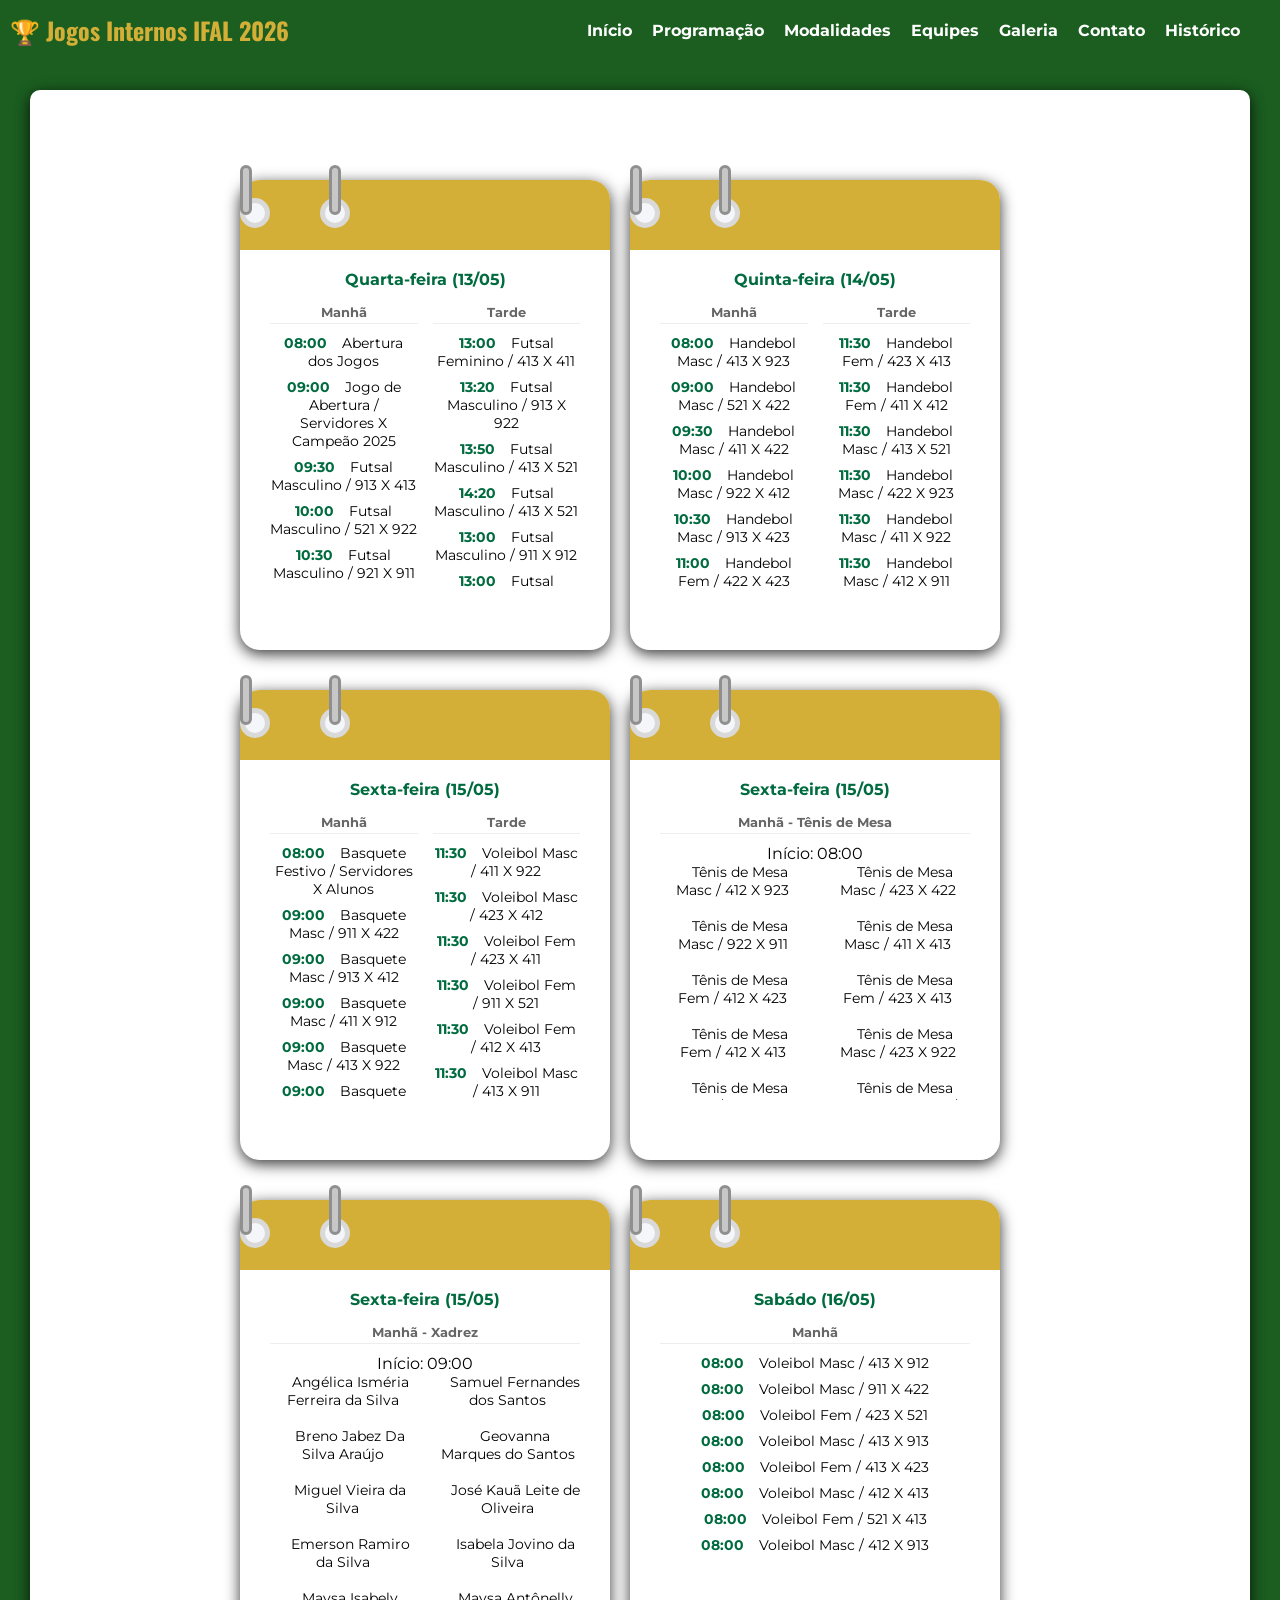
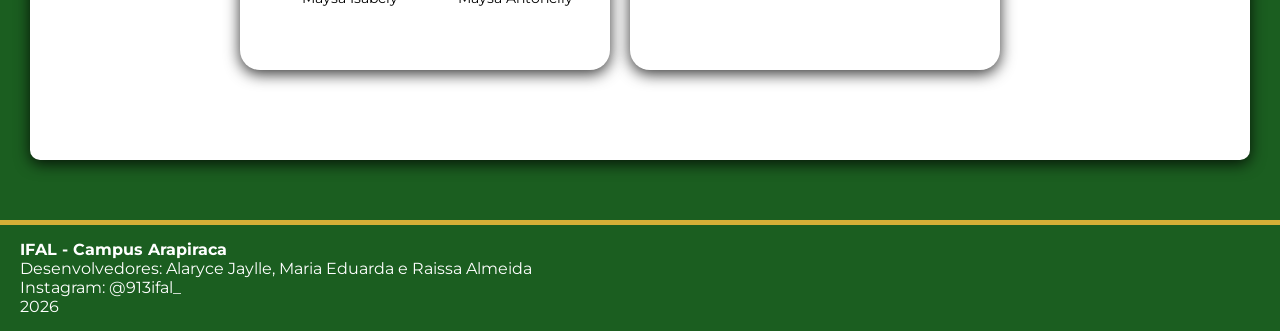
<file: programacao.html>
<!DOCTYPE html>
<html lang="en">
<head>
    <meta charset="UTF-8">
    <meta name="viewport" content="width=device-width, initial-scale=1.0">
    <title>Jogos Internos IFAL 2026</title>

    <!--Conecção com style-->
    <link rel="stylesheet" href="style_index.css">
    <link rel="stylesheet" href="style_modalidades.css"> 
    <link rel="stylesheet" href="programacao.css"> 

    <!--Fontes-->
    <link rel="preconnect" href="https://fonts.googleapis.com">
    <link rel="preconnect" href="https://fonts.gstatic.com" crossorigin>
    <link href="https://fonts.googleapis.com/css2?family=Montserrat:wght@400;700&family=Oswald:wght@600&display=swap" rel="stylesheet">
</head>
<body>
    <header class="cabecalho_m">
        <div class="logo_m">🏆 Jogos Internos IFAL 2026</div>        
        
        <!--Barra de navegação entre as telas-->
        <nav class="menu_m">
            <a href="index.html">Início</a>
            <a href="programacao.html">Programação</a>
            <a href="modalidades.html">Modalidades</a>
            <a href="equipes.html">Equipes</a>
            <a href="galeria.html">Galeria</a>
            <a href="contato.html">Contato</a>
            <a href="historico.html">Histórico</a>
        </nav>
    </header>

    <!--Conteúdo central da página-->
    <main class="container">
       <div class="grade-agendas">
        <div class="agenda-wrapper">
             <div class="argola left"></div>
             <div class="arame left2"></div>
             <div class="argola rigth"></div>
             <div class="arame rigth2"></div>

            <div class="agenda-card">
                 <div class="agenda-topo"></div>
                 <div class="agenda-conteudo">
                    <h3>Quarta-feira (13/05)</h3>

                     <div class="colunas-dia">
                        <div class="coluna-manha">
                            <h4>Manhã</h4>
                            <ul>
                                <li data-hora="08:00">Abertura dos Jogos</li>
                                <li data-hora="09:00">Jogo de Abertura / Servidores X Campeão 2025</li>
                                <li data-hora="09:30">Futsal Masculino / 913 X 413</li>
                                <li data-hora="10:00">Futsal Masculino / 521 X 922</li>
                                <li data-hora="10:30">Futsal Masculino / 921 X 911</li>
                                <li data-hora="11:00">Futsal Masculino / 412 X 912</li>
                                <li data-hora="11:30">Futsal Masculino / 422 X 923</li>
                                <li data-hora="12:00">Futsal Masculino / 423 X 411</li>
                                <li data-hora="12:20">Futsal Feminino / 422 X 412</li>  
                            </ul>
                        </div>
                        
                        <div class="coluna-tarde">
                            <h4>Tarde</h4>
                            <ul>
                                <li data-hora="13:00">Futsal Feminino / 413 X 411</li>
                                <li data-hora="13:20">Futsal Masculino / 913 X 922</li>
                                <li data-hora="13:50">Futsal Masculino / 413 X 521</li>
                                <li data-hora="14:20">Futsal Masculino / 413 X 521</li>
                                <li data-hora="13:00">Futsal Masculino / 911 X 912</li>
                                <li data-hora="13:00">Futsal Masculino / 412 X 911</li>
                                <li data-hora="13:00">Futsal Masculino / 422 X 411</li>
                                <li data-hora="13:00">Futsal Masculino / 923 X 423</li>
                                <li data-hora="13:00">Futsal Feminino / 423 X 412</li>
                                <li data-hora="13:00">Futsal Feminino / 912 X 411</li>
                                <li data-hora="13:00">Futsal Masculino / 913 X 521</li>
                                <li data-hora="13:00">Futsal Masculino / 922 X 413</li>
                                <li data-hora="13:00">Futsal Masculino / 921 X 412</li>
                                <li data-hora="13:00">Futsal Masculino / 912 X 911</li>
                                <li data-hora="13:00">Futsal Masculino / 422 X 423</li>
                                <li data-hora="13:00">Futsal Masculino / 411 X 923</li>
                                <li data-hora="13:00">Futsal Feminino / 423 X 422</li>
                                <li data-hora="13:00">Futsal Feminino / 912 X 413</li>
                            </ul>
                        </div>
                     </div>
                 </div>
            </div>
        </div>

        <div class="agenda-wrapper">
             <div class="argola left"></div>
             <div class="arame left2"></div>
             <div class="argola rigth"></div>
             <div class="arame rigth2"></div>

            <div class="agenda-card">
                 <div class="agenda-topo"></div>
                 <div class="agenda-conteudo">
                    <h3>Quinta-feira (14/05)</h3>

                     <div class="colunas-dia">
                        <div class="coluna-manha">
                            <h4>Manhã</h4>
                            <ul>
                                <li data-hora="08:00">Handebol Masc / 413 X 923</li>
                                <li data-hora="09:00">Handebol Masc / 521 X 422</li>
                                <li data-hora="09:30">Handebol Masc / 411 X 422</li>
                                <li data-hora="10:00">Handebol Masc / 922 X 412</li>
                                <li data-hora="10:30">Handebol Masc / 913 X 423</li>
                                <li data-hora="11:00">Handebol Fem / 422 X 423</li>
                                <li data-hora="11:30">Handebol Fem / 413 X 912</li>
                                <li data-hora="12:00">Handebol Fem / 521 X 412</li>
                                <li data-hora="12:20">Handebol Masc / 413 X 422</li>
                                <li data-hora="12:20">Handebol Masc / 923 X 521</li>
                                <li data-hora="12:20">Handebol Masc / 411 X 412</li>
                                <li data-hora="12:20">Handebol Masc / 911 X 922</li>
                                <li data-hora="12:20">Handebol Masc / 912 X 423</li> 
                                <li data-hora="11:30">Handebol Fem / 422 X 912</li>  
                            </ul>
                        </div>
                        
                        <div class="coluna-tarde">
                            <h4>Tarde</h4>
                            <ul>
                                <li data-hora="11:30">Handebol Fem / 423 X 413</li>
                                <li data-hora="11:30">Handebol Fem / 411 X 412</li>
                                <li data-hora="11:30">Handebol Masc / 413 X 521</li>
                                <li data-hora="11:30">Handebol Masc / 422 X 923</li>
                                <li data-hora="11:30">Handebol Masc / 411 X 922</li>
                                <li data-hora="11:30">Handebol Masc / 412 X 911</li>
                                <li data-hora="11:30">Handebol Masc / 912 X 913</li>
                                <li data-hora="11:30">Handebol Fem / 422 X 413</li>
                                <li data-hora="11:30">Handebol Fem / 912 X 423</li>
                                <li data-hora="11:30">Handebol Fem / 411 X 521</li>
                                <li data-hora="11:30">Handebol Masc / 422 X 911</li>
                                <li data-hora="11:30">Handebol Fem / 413 X 412</li>
                                <li data-hora="11:30">Handebol Masc / 913 X 422</li>
                                <li data-hora="11:30">Handebol Fem / 422 X 411</li>
                                <li data-hora="11:30">Handebol Masc / 911 X 913</li>
                            </ul>
                        </div>
                     </div>
                 </div>
            </div>
        </div>

         <div class="agenda-wrapper">
             <div class="argola left"></div>
             <div class="arame left2"></div>
             <div class="argola rigth"></div>
             <div class="arame rigth2"></div>

            <div class="agenda-card">
                 <div class="agenda-topo"></div>
                 <div class="agenda-conteudo">
                    <h3>Sexta-feira (15/05)</h3>

                     <div class="colunas-dia">
                        <div class="coluna-manha">
                            <h4>Manhã</h4>
                            <ul>
                                <li data-hora="08:00">Basquete Festivo / Servidores X Alunos</li>
                                <li data-hora="09:00">Basquete Masc / 911 X 422</li>
                                <li data-hora="09:00">Basquete Masc / 913 X 412</li>
                                <li data-hora="09:00">Basquete Masc / 411 X 912</li>
                                <li data-hora="09:00">Basquete Masc / 413 X 922</li>
                                <li data-hora="09:00">Basquete Masc / 423 X 923</li>
                                <li data-hora="09:00">Basquete Fem / 413 X 412</li>
                                <li data-hora="09:00">Basquete Fem / 912 X 422</li>
                                <li data-hora="09:00">Basquete Masc / Vencedor 1 X Vencedor 2</li>
                                <li data-hora="09:00">Basquete Masc / Vencedor 3 X Vencedor 4</li>
                                <li data-hora="09:00">Basquete Masc / Vencedor 5 X Vencedor 6</li>
                                <li data-hora="09:00">Basquete Fem / 423 X Vencedor 1</li>
                                <li data-hora="09:00">Basquete Masc / Vencedor 7 X Vencedor 5</li> 
                                <li data-hora="09:00">Basquete Fem / Vencedor 2 X 423</li>
                                <li data-hora="09:00">Basquete Masc / Vencedor 6 X Vencedor 7</li>
                                <li data-hora="09:00">Basquete Fem / Vencedor 1 X Vencedor 2</li> 
                            </ul>
                        </div>
                        
                        <div class="coluna-tarde">
                            <h4>Tarde</h4>
                            <ul>
                                <li data-hora="11:30">Voleibol Masc / 411 X 922</li>
                                <li data-hora="11:30">Voleibol Masc / 423 X 412</li>
                                <li data-hora="11:30">Voleibol Fem / 423 X 411</li>
                                <li data-hora="11:30">Voleibol Fem / 911 X 521</li>
                                <li data-hora="11:30">Voleibol Fem / 412 X 413</li>
                                <li data-hora="11:30">Voleibol Masc / 413 X 911</li>
                                <li data-hora="11:30">Voleibol Masc / 912 X 422</li>
                                <li data-hora="11:30">Voleibol Masc / 913 X 922</li>
                                <li data-hora="11:30">Voleibol Masc / 923 X 412</li>
                                <li data-hora="11:30">Voleibol Fem / 912 X 411</li>
                                <li data-hora="11:30">Voleibol Fem / 422 X 521</li>
                                <li data-hora="11:30">Voleibol Masc / 413 X 422</li>
                                <li data-hora="11:30">Voleibol Masc / 911 X 912</li>
                                <li data-hora="11:30">Voleibol Masc / 913 X 411</li>
                                <li data-hora="11:30">Voleibol Masc / 923 X 423</li>
                                <li data-hora="11:30">Voleibol Fem / 912 X 423</li>
                                <li data-hora="11:30">Voleibol Fem / 422 X 911</li>
                                <li data-hora="11:30">Voleibol Masc / 1º LUGAR A X 1º LUGAR B</li>
                                <li data-hora="11:30">Voleibol Fem / 1º LUGAR A X 1º LUGAR B</li>
                                <li data-hora="11:30">Voleibol Masc / 1º LUGAR C X 1º LUGAR A</li>
                            </ul>
                        </div>
                     </div>
                 </div>
            </div>
        </div>

        <div class="agenda-wrapper">
            <div class="argola left"></div>
            <div class="arame left2"></div>
            <div class="argola rigth"></div>
            <div class="arame rigth2"></div>

            <div class="agenda-card">
                <div class="agenda-topo"></div>
                <div class="agenda-conteudo">
                    <h3>Sexta-feira (15/05)</h3>

                    <div class="colunas-dia">
                        <div class="coluna-manha coluna-inteira">
                            <h4>Manhã - Tênis de Mesa</h4>
                            <span class="horario-inicio">Início: 08:00</span>
                            <ul class="conteudo-auto-duas-colunas">
                                <li>Tênis de Mesa Masc / 412 X 923</li>
                                <li>Tênis de Mesa Masc / 423 X 422</li>
                                <li>Tênis de Mesa Masc / 922 X 911</li>
                                <li>Tênis de Mesa Masc / 411 X 413</li>
                                
                                <li>Tênis de Mesa Fem / 412 X 423</li>
                                <li>Tênis de Mesa Fem / 423 X 413</li>
                                <li>Tênis de Mesa Fem / 412 X 413</li>
                                
                                <li>Tênis de Mesa Masc / 423 X 922</li>
                                <li>Tênis de Mesa Masc / 412 X 413</li>
                                <li>Tênis de Mesa Masc (3º Lugar) / 423 X 413</li>
                                <li>Tênis de Mesa Masc (FINAL) / 412 X 922</li>
                                
                                <li>Tênis de Mesa Misto / 412 X 912</li>
                                <li>Tênis de Mesa Misto / 423 X 413</li>
                                <li>Tênis de Mesa Misto / 412 X 423</li>
                                <li>Tênis de Mesa Misto / 412 X 413</li>
                            </ul>
                        </div>
                    </div>
                </div>
            </div>
        </div>

        <div class="agenda-wrapper">
            <div class="argola left"></div>
            <div class="arame left2"></div>
            <div class="argola rigth"></div>
            <div class="arame rigth2"></div>

            <div class="agenda-card">
                <div class="agenda-topo"></div>
                <div class="agenda-conteudo">
                    <h3>Sexta-feira (15/05)</h3>

                    <div class="colunas-dia">
                        <div class="coluna-manha coluna-inteira">
                            <h4>Manhã - Xadrez</h4>
                            <span class="horario-inicio">Início: 09:00</span>
                            <ul class="conteudo-auto-duas-colunas">
                                <li>Angélica Isméria Ferreira da Silva</li>
                                <li>Samuel Fernandes dos Santos</li>
                                <li>Breno Jabez Da Silva Araújo</li>
                                <li>Geovanna Marques do Santos</li>
                                <li>Miguel Vieira da Silva</li>
                                <li>José Kauã Leite de Oliveira</li>
                                <li>Emerson Ramiro da Silva</li>
                                <li>Isabela Jovino da Silva</li>
                                <li>Maysa Isabely Bispo de Santana</li>
                                <li>Maysa Antônelly Alves da Silva</li>
                                <li>Ítalo Alberto Pereira da Silva</li>
                                <li>Alysson Vinícius Santos de Farias</li>
                                <li>Samuel de Oliveira Silva Santos</li>
                                <li>Isabela Ferreira da Silva</li>
                                <li>Caio Shay Souza Barbosa</li>
                                <li>Rafael Bispo dos Santos</li>
                                <li>Davi Pietro Bastos dos Santos</li>
                                <li>Juliana Barbosa da Silva</li>
                                <li>Jamily Lima Damasceno</li>
                                <li>Arthur Gustavo Nascimento Silva</li>
                                <li>Bárbará Margarida de Oliveira Pinto Soares</li>
                                <li>Larissa Costa de Araújo</li>
                                <li>Fernanda da Silva Francolino</li>
                                <li>Pedro Miguel da Silva Brito</li>
                                <li>Isabelly</li>
                                <li>Alvaro Mateus Santos Lira</li>
                                <li>Bruno César De Almeida Bento Da Silva</li>
                                <li>Pedro Guilherme da Costa Moura</li>
                                <li>José Gabriel Medeiros de Moura</li>
                                <li>Metusalem Costa Silva</li>
                                <li>João Vitor Bezerra dos Santos</li>
                                <li>Marcos Antônio Santos Silva</li>
                                <li>Flávia Alessandra Silva Santana</li>
                                <li>Matheus Soares Vieira</li>
                                <li>José Adryellisson Lourenço da Silva</li>
                                <li>Williara Vitória Mário Costa de Melo</li>
                                <li>Ryan Carlos Duarte de Oliveira</li>
                                <li>Ryan Carlos Duarte de Oliveira</li>
                            </ul>
                        </div>
                    </div>
                </div>
            </div>
        </div>

        <div class="agenda-wrapper">
            <div class="argola left"></div>
            <div class="arame left2"></div>
            <div class="argola rigth"></div>
            <div class="arame rigth2"></div>

            <div class="agenda-card">
                <div class="agenda-topo"></div>
                <div class="agenda-conteudo">
                    <h3>Sabádo (16/05)</h3>

                    <div class="colunas-dia">
                        <div class="coluna-manha coluna-inteira">
                            <h4>Manhã</h4>
                            <ul>
                                <li data-hora="08:00">Voleibol Masc / 413 X 912</li>
                                <li data-hora="08:00">Voleibol Masc / 911 X 422</li>
                                <li data-hora="08:00">Voleibol Fem / 423 X 521</li>
                                <li data-hora="08:00">Voleibol Masc / 413 X 913</li>
                                <li data-hora="08:00">Voleibol Fem / 413 X 423</li>
                                <li data-hora="08:00">Voleibol Masc / 412 X 413</li>
                                <li data-hora="08:00">Voleibol Fem / 521 X 413</li>
                                <li data-hora="08:00">Voleibol Masc / 412 X 913</li>
                            </ul>
                        </div>
                    </div>
                </div>
            </div>
        </div>
    </div>
    </main>

    <footer class="footer"> 
        <p><strong>IFAL - Campus Arapiraca</strong></p>   
        <p>Desenvolvedores: Alaryce Jaylle, Maria Eduarda e Raissa Almeida</p>                        
        <p>Instagram: @913ifal_</p>   
        <p>2026</p>                                  
    </footer>
</body>
</html>
</file>
<file: style_index.css>
/*seletor universal, vale para todas tags da página*/
* {
    margin: 0; /*margem externa*/
    padding: 0; /*margem interna*/
    box-sizing: border-box; /*controla o tamanho de cada elemento*/
}

body {    
    font-family: 'Montserrat', sans-serif;
    display: flex; /*ativa o flexbox*/
    flex-direction: column; /*organiza os elementos da página um abaixo do outro*/
    background-color: #f4f7f6;
}

.cabecalho {
    display: flex;
    background-color: #1b5e20;
    color: white;
    padding-left: 10px;
    padding-right: 40px;
    justify-content: space-between; /*alinha o conteúdo na horizontal, declarando espaçamento igual entre os elementos*/ 
    height: 60px;
    border-bottom: 5px solid #d4af37; /*borda inferior*/
    flex-direction: row;
    width: 100%; /*define que seja utilizada toda a largura da tela*/
    position: sticky; /*faz o cabeçalho ficar fixo no topo da tela*/
}

.logo {
    font-family: 'Oswald', sans-serif;
    color: #d4af37;
    font-size: 24px;
    font-weight: bold; 
    min-width: 300px; /*largura mínima a ser utilizada*/
    display: flex;
    align-items: center; /*alinha o conteúdo na vertical, centralizados na altura da barra do cabeçalho*/
}

/*alinha os links um ao lado do outro, centralizados horizontal e verticalmente*/
.menu {
    display: flex;
    align-items: center;
    justify-content: center;  
    gap: 20px; /*espaço vazio entre cada link*/
}

/*estilização das tags de link*/
.menu a{
    color: #ffffff; 
    font-weight: bold;
    text-decoration: none; /*remove a linha sublinhada*/  
}

/*estilização das tags de link 'quando o mouse passa por cima'*/
.menu a:hover{
    text-decoration: underline; /*mostra a linha sublinhada*/
    color: #d4af37;
}

.banner {
    height: 400px;
    /*linear-gradient: aplica uma camada escura transparente por cima da imagem de fundo, para escurecer a foto e fazer o texto ficar legível*/
    background: linear-gradient(rgba(0,0,0,0.6), rgba(0,0,0,0.6)), url(https://lh3.googleusercontent.com/gps-cs-s/APNQkAHMFOq-M-R30sv0akIscafmHt12GQyiHRgjTswJgqsHKdi8V9sEJBf947KGU-f-0l7MnlXCSULmYWnLoiHufusKFaZwG7H6xxqKWcGx4JLpfLjH86q1LyFDFjMrqxc-OBLobV0Q=s1360-w1360-h1020-rw); 
    background-size: cover; /*cobre todo o espaço do banner*/
    background-position: center; /*centraliza o fundo*/
    display: flex;
    flex-direction: column;
    justify-content: center;
    align-items: flex-start; /*alinha verticalmente começando na esquerda*/
    color: white;
}

/*estilização do título principal*/
.banner h1 {
    color: white;
    font-size: 30px;
    padding-left: 15px;
}

/*estilização do texto*/
.banner p {
    font-family: 'Oswald', sans-serif;
    color: #d4af37;
    font-size: 20px;
    padding-left: 15px;
}

.main-content {
    flex-grow: 1; /*estica o conteúdo principal pra ocupar todo o espaço vazio da tela, fixando o rodapé no fim da tela*/
}

.resumo {
    font-family: 'Montserrat', sans-serif;
    display: flex;
    justify-content: center;
    gap: 30px;
    background-color: white;
    padding: 30px;
    padding-right: 30px;
    border-radius: 12px; /*borda arredondada*/
    box-shadow: 0 4px 15px rgba(0,0,0,0.8); /*sombreamento na caixa*/
    margin: 20px;   
    width: 1100px; 
    margin: 0 auto; /*centraliza a caixa inteira na tela*/
    margin-top: 20px;
}

.titulo-sessao {
    text-align: center;
    margin: 50px 0 30px;
}

.destaques-container {
    display: flex;
    gap: 20px;
    flex-wrap: wrap; /*se o conteúdo ultrapassar a tela, joga o card para a linha de baixo*/
    width: 1100px; 
    margin: 0 auto;
}

.destaque-card {
    width: 100%;
    background: white;
    padding: 30px;
    border-radius: 10px;
    text-align: center;
    border-top: 5px solid #1b5e20;    
    margin: 20px;
    box-shadow: 0 4px 15px rgba(0,0,0,0.8);
}

.icon {
    font-size: 30px;
    margin-bottom: 10px;
    display: block; /*centraliza o ícone e empurra o texto para baixo dele*/
}

.footer {
    background: #1b5e20;
    color: white;
    padding: 15px 20px 15px;
    margin-top: 30px;
    border-top: 5px solid #d4af37;  
    width: 100%;
}
</file>
<file: style_contato.css>
h1{
    text-align: center;
    color: #0b4d2b;
    margin-bottom: 10px;
    font-size: 45px;
}

.texto{
    text-align: center;
    color: #555;
    margin-bottom: 40px;
    font-size: 20px;
}

.contato{
    background-color: #f3f8f3;
    border: 2px solid #d5e7d5;
    border-radius: 20px;
    padding: 20px;
    margin-bottom: 20px;
    box-shadow: 0 4px 15px rgba(0,0,0,0.8);
}

.contato h2{
    color: #0b4d2b;
    margin-bottom: 10px;
}

.contato p{
    color: #555;
    font-size: 18px;
}
</file>
<file: style_modalidades.css>
body {
    background-color: #1b5e20;
    font-family: 'Montserrat', sans-serif;
}

.cabecalho_m {
    display: flex;
    background-color: #1b5e20;
    color: white;
    padding-left: 10px;
    padding-right: 40px;
    justify-content: space-between;     
    height: 60px;
    flex-direction: row;
    width: 100%;
    position: sticky;
}

.logo_m {
    font-family: 'Oswald', sans-serif;
    color: #d4af37;
    font-size: 24px;
    font-weight: bold; 
    min-width: 300px;
    display: flex;
    align-items: center;
}

.menu_m {
    display: flex;
    align-items: center;
    justify-content: center;  
    gap: 20px;     
}

.menu_m a{
    color: #ffffff; 
    font-weight: bold;
    text-decoration: none;    
}

.menu_m a:hover{
    text-decoration: underline;   
    color: #d4af37;
}

.container {
    padding: 50px 20px;
    text-align: center; /*centraliza o texto*/
    margin: 30px;    
    box-shadow: 0 4px 15px rgba(0,0,0,0.8);
    border-radius: 10px;
    background-color: white;
}

.titulo {
    text-align: center;
    color: #1b5e20;
    font-size: 40px;
    margin-bottom: 40px;
    letter-spacing: 2px; /*define um espaçamento entre as letras*/
}

.grade-modalidades {
    display: flex;
    flex-wrap: wrap;
    justify-content: center;
    gap: 25px;
}

.card {
    background-color: white;
    width: 350px;
    border-radius: 10px;
    box-shadow: 0 4px 15px rgba(0,0,0,0.8);
    display: flex;
    flex-direction: column;
    border-top: 5px solid #d4af37;
}

.card-header {
    padding: 20px;   
    gap: 15px;
}

.card-icon {
    font-size: 80px;   
}

.card-descricao h3 {
    color: #d4af37;
    font-size: 30px;
    margin-bottom: 10px;
}

.card-descricao p {
    color: black;
    font-size: 15px;
    line-height: 1.5; /*ajusta o espaçamento entre as linhas do texto*/
}

.card-footer {
    padding: 12px 20px;
    font-size: 13px;
    font-weight: bold;
    color: black;    
}
</file>
<file: style_equipes.css>
.grade-equipes {
    display: flex;
    flex-wrap: wrap;
    justify-content: center;
    gap: 25px;
}

.card {
    background-color: white;
    width: 400px;
    border-radius: 10px;
    box-shadow: 0 4px 15px rgba(0,0,0,0.8);
    display: flex;
    flex-direction: column;
    border-top: 5px solid #d4af37;
}

.card-header {
    padding: 0;                
    height: 300px;             
    overflow: hidden; /* Garante que o que sobrar da foto não saia do card */
    display: flex;
    align-items: center;       
    justify-content: center;
    border-top-left-radius: 8px;
    border-top-right-radius: 8px;
}

.mascote{    
    width: 100%;              
    height: 100%;              
    object-fit: cover;
}

.card-equipe {
    padding: 12px 20px;
    font-size: 13px;
    font-weight: bold;
    color: black;    
}

.cores {
    margin-top: 10px;
    display: flex;
    flex-direction: row;
    justify-content: center;
    gap: 10px;
}

.circulo-cor {
    width: 25px;
    height: 25px;
    border-radius: 50%;
    box-shadow: 0 2px 8px rgba(0,0,0,0.4);
}
</file>
<file: historico.css>
.historico-container {    
    padding: 50px 20px;
    text-align: center; /*centraliza o texto*/
    margin: 30px;    
    box-shadow: 0 4px 15px rgba(0,0,0,0.8);
    border-radius: 10px;
    background-color: white;
}

.titulo-seccao {
    text-align: center;
    color: #1b5e20;
    font-size: 40px;
    margin-bottom: 40px;
    letter-spacing: 2px; 
}

.cards-grid-flex {
    display: flex;
    flex-direction: row; 
    flex-wrap: wrap;
    gap: 15px;       
    justify-content: flex-start;
}


.card-modalidade {
    background-color: white;
    border-radius: 12px;
    box-shadow: 0 4px 15px rgba(0, 0, 0, 0.8);
    padding: 20px;
    flex: 1 1 calc(33.333% - 25px); 
    min-width: 300px;               
    border-top: 5px solid #d4af37;  
}

.card-modalidade h3 {
    color: #063424;
    font-size: 20px;
    margin-bottom: 15px;
    text-transform: uppercase;
    letter-spacing: 0.5px;
}

.sub-categoria {
    margin-bottom: 15px;
}

.sub-categoria:last-child {
    margin-bottom: 0;
}

.sub-categoria h4 {
    color: #187e3c;
    font-size: 14px;
    margin-bottom: 8px;
    border-bottom: 1px solid #ecf0f1;
    padding-bottom: 2px;
}

.sub-categoria ul {
    list-style: none;
}

.sub-categoria li {
    display: flex;
    align-items: center;
    font-size: 14px;
    padding: 6px 0;
    color: #34495e;
}


.posicao {
    font-weight: bold;
    margin-right: 10px;
    width: 25px;
}

.ouro {
    color: #d4af37; 
    font-weight: 600;
}

.prata {
    color: #8a9597; 
}

.bronze {
    color: #cd7f32;
}


.sem-podio {
    color: #bdc3c7;
    font-style: italic;
}


@media (max-width: 900px) {
    .card-modalidade {
        flex: 1 1 calc(50% - 25px); 
    }
}

@media (max-width: 600px) {
    .card-modalidade {
        flex: 1 1 100%; 
    }
}
</file>
<file: programacao.css>
.grade-agendas {
    display: flex;
    flex-wrap: wrap;
    gap: 40px;
    max-width: 1120px;
    justify-content: center;
    align-items: center;
    padding: 40px;
    margin: 0
}

.colunas-dia {
    display: grid;
    grid-template-columns: 1fr 1fr;
    gap: 15px;
}

.colunas-dia h4 {
    font-size: 13px;
    color: #666;
    margin-bottom: 10px;
    border-bottom: 1px solid #eee;
    padding-bottom: 3px;
}

.colunas-dia ul {
    padding: 0;
    margin: 0;
}

.coluna-inteira {
    grid-column: span 2;
    width: 100%;
}

.agenda-wrapper {
    position: relative;
    width: 350px;
}

.agenda-card {
    width: 370px;
    height: 470px;
    background-color: white;
    border-radius: 20px;
    box-shadow: 0 4px 15px rgba(0,0,0,0.8);
    position: relative;
    overflow: hidden;
    transition: transform 0.3s ease, box-shadow 0.3s ease;
}

.agenda-card:hover {
    transform: translateY(-10px);
    box-shadow: 0 15px 30px rgba(0, 107, 63, 0.2);
}

.agenda-topo {
    height: 70px;
    background-color: #d4af37;
    display: flex;
    justify-content: center;
    align-items: center;
    gap: 80px;
}

.argola {
    width: 30px;
    height: 30px;
    border-radius: 50%;
    background-color: #f4f6f9;
    border: 5px solid #d9d9d9;
    position: absolute;
    top: 18px;
    z-index: 1;
}

.arame {
    width: 12px;
    height: 50px;
    background-color: #c7c7c7;
    border-radius: 10px;
    position: absolute;
    top: -15px;
    border: 3px solid #8f8f8f;
    z-index: 2;
}

.left {
    left: 80px;
}

.right {
    right: 80px;
}

.left2 {
    left: 89px;
}

.right2 {
    right: 69px;
}

.agenda-conteudo {
    padding: 20px 30px 20px 30px;
    max-height: 340px;
    overflow-y: auto;
}

.agenda-conteudo h3 {
    color: #006b3f;
    margin-bottom: 15px;
    font-size: 16px;
}

.agenda-conteudo p {
    line-height: 1.7;
}

.agenda-conteudo li {
    list-style: none;
    padding: 0px 0px 8px 0px;
    font-size: 14px;
}

.agenda-conteudo li::before {
    content: attr(data-hora);
    color: #006b3f;
    font-weight: bold;
    margin-right: 15px;
}

.conteudo-auto-duas-colunas {
    display: grid;
    grid-template-columns: 1fr 1fr;
    gap: 10px 20px;
    padding: 0;
    margin: 0;
}
</file>
